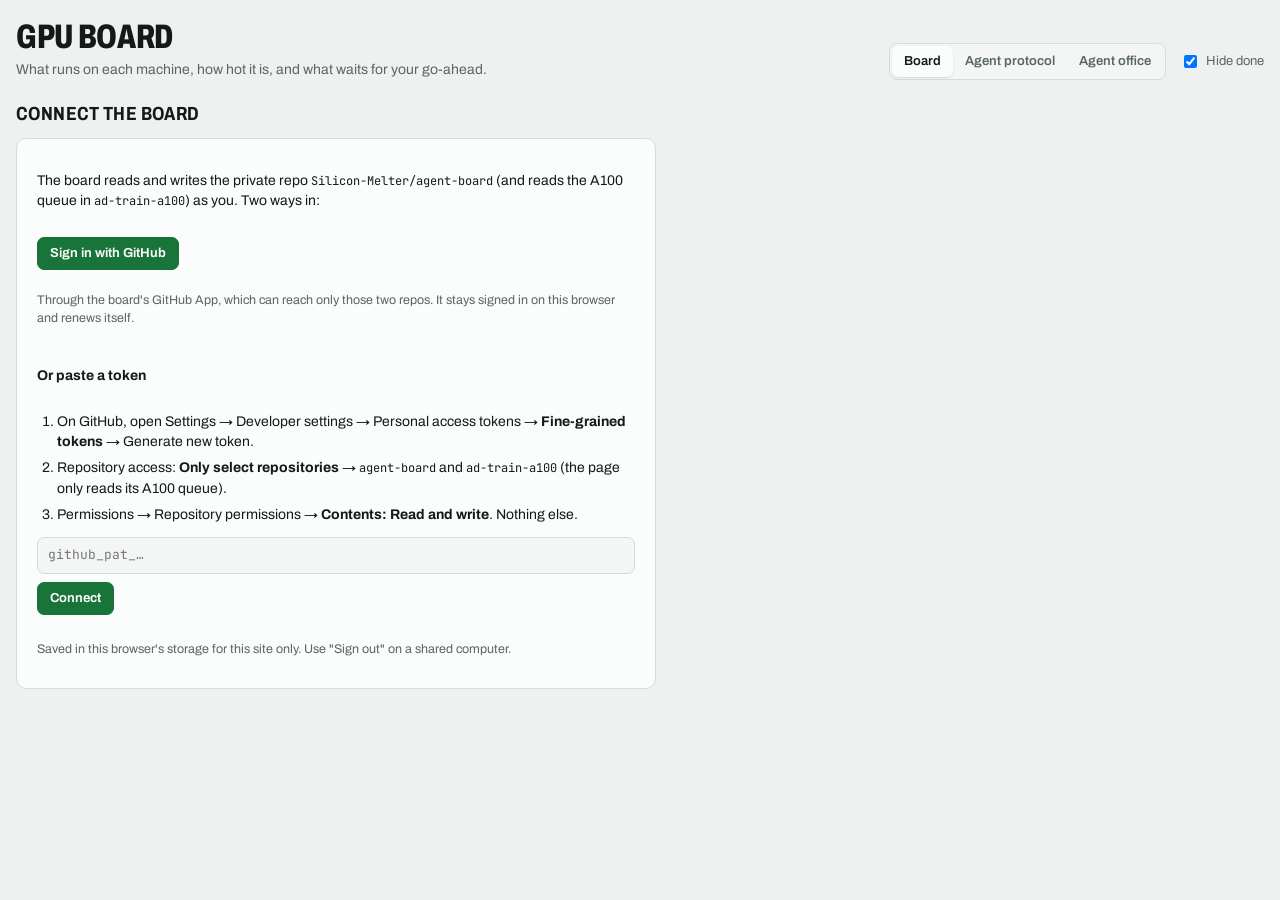
<file: index.html>
<!doctype html>
<html lang="en">
<head>
<meta charset="utf-8">
<meta name="viewport" content="width=device-width, initial-scale=1, viewport-fit=cover">
<title>GPU Board</title>
<meta name="robots" content="noindex">
<link rel="preconnect" href="https://fonts.googleapis.com">
<link rel="preconnect" href="https://fonts.gstatic.com" crossorigin>
<link rel="stylesheet" href="https://fonts.googleapis.com/css2?family=Archivo:wdth,wght@62..125,400..800&family=JetBrains+Mono:wght@400;500&display=swap">
<link rel="stylesheet" href="board.css">
<style>
/* Layout: status notice, control bar, a "needs your call" queue, then one lane per machine (device readings on top, its jobs below), like a dispatch board; protocol on its own tab */
.num { font-variant-numeric: tabular-nums; }
button:focus-visible, input:focus-visible, a:focus-visible, label:focus-within { outline: 2px solid var(--accent); outline-offset: 2px; }

.notice .wrap { padding-block: 9px; font-size: 13px; display: flex; flex-wrap: wrap; gap: 8px 12px; align-items: center; }
.notice b { font-weight: 700; }
.ptext { white-space: pre-wrap; overflow-wrap: anywhere; font-size: 13.5px; line-height: 1.55; max-width: 80ch; }

.brand p { margin: 6px 0 0; color: var(--muted); }
.seg button { border: 0; background: none; padding: 6px 12px; border-radius: 6px; color: var(--muted); font-weight: 600; font-size: 13px; }
.seg button[aria-pressed="true"] { background: var(--surface); color: var(--ink); box-shadow: 0 1px 2px rgb(0 0 0 / .12); }
.seg-label { font-size: 11px; letter-spacing: .08em; text-transform: uppercase; color: var(--muted); margin-right: 6px; }
.check { display: inline-flex; gap: 6px; align-items: center; color: var(--muted); font-size: 13px; border-radius: 6px; }

.summary { display: grid; grid-template-columns: repeat(auto-fit, minmax(130px, 1fr)); gap: 1px; background: var(--line); border: 1px solid var(--line); border-radius: var(--radius); overflow: hidden; margin-block: 8px 22px; }
.stat.hot b { color: var(--queue); }
.stat.bad b { color: var(--bad); }

.sec-head { display: flex; flex-wrap: wrap; align-items: baseline; gap: 6px 10px; margin-bottom: 10px; }

.calls { margin-bottom: 28px; }
.call-list { display: grid; gap: 8px; }
.call { display: grid; grid-template-columns: minmax(0, 1fr) auto; gap: 10px 16px; align-items: center; background: var(--surface); border: 1px solid var(--line); border-left: 4px solid var(--queue); border-radius: var(--radius); padding: 12px 14px; }
.call.blocked-hold { border-left-color: var(--hold); }
.call-main { min-width: 0; display: grid; gap: 3px; }
.call-task { font-weight: 650; }
.call-why { color: var(--muted); font-size: 13px; }
.call-why b { color: var(--ink); font-weight: 600; }
.empty { background: var(--surface); border: 1px dashed var(--line); border-radius: var(--radius); padding: 14px; color: var(--muted); }
.queue { margin-bottom: 28px; }
.qwrap { overflow-x: auto; background: var(--surface); border: 1px solid var(--line); border-radius: var(--radius); }
.qtable { width: 100%; min-width: 760px; border-collapse: collapse; font-size: 13px; }
.qtable th { text-align: left; font-size: 11px; font-weight: 600; letter-spacing: .05em; text-transform: uppercase; color: var(--muted); padding: 8px 10px; border-bottom: 1px solid var(--line); white-space: nowrap; }
.qtable td { padding: 9px 10px; border-top: 1px solid var(--line); vertical-align: top; overflow-wrap: anywhere; }
.qtable tbody tr:first-child td { border-top: 0; }
.qtable code { font-family: var(--mono); font-size: 11.5px; }
.qtable .qid { font-family: var(--mono); font-weight: 700; white-space: nowrap; }
.qtable .qnote { display: block; margin-top: 3px; color: var(--muted); font-size: 12px; }
.qtable .qadded, .qtable .btn { white-space: nowrap; }
.qfold { display: flex; align-items: center; gap: 8px; margin-top: 12px; border: 0; background: none; padding: 4px 0; color: var(--muted); font-weight: 650; font-size: 13px; }
.qfold:hover { color: var(--ink); }
.qfold + .qwrap { margin-top: 6px; }
.qfold[aria-expanded="false"] .chev { transform: rotate(-45deg); }
.p-hold { color: var(--hold); background: var(--hold-bg); }

.btns { display: flex; gap: 8px; flex-wrap: wrap; }
.btn.wait { background: var(--queue-bg); border-color: var(--queue); color: var(--queue); }
.btn.bump { background: var(--surface); border-color: var(--accent); color: var(--accent); }
.btn:disabled { opacity: .45; cursor: not-allowed; }

.lanes { display: grid; grid-template-columns: repeat(auto-fill, minmax(min(100%, 380px), 1fr)); gap: 14px; align-items: start; margin-bottom: 40px; }
.lane { background: var(--surface); border: 1px solid var(--line); border-radius: var(--radius); min-width: 0; }
.lane.on_hold { background: var(--surface-2); }
.lane-head { display: grid; grid-template-columns: minmax(0, 1fr) auto; gap: 4px 12px; padding: 14px 14px 12px; border-bottom: 1px solid var(--line); }
.lane-head h3 { font-family: var(--display); font-stretch: 85%; font-size: 19px; font-weight: 700; }
.lane-sub { color: var(--muted); }
.lane-note { grid-column: 1 / -1; color: var(--muted); font-size: 13px; }
.status { border: 1px solid transparent; border-radius: 999px; padding: 3px 10px; font-size: 12px; font-weight: 700; letter-spacing: .03em; align-self: start; white-space: nowrap; background: none; }
.status.available { color: var(--go); background: var(--go-bg); }
.status.on_hold { color: var(--hold); background: var(--hold-bg); }
button.status:hover { border-color: currentColor; }

/* components: each device is a collapsible header with its own jobs underneath */
.lane-tools { grid-column: 1 / -1; display: flex; flex-wrap: wrap; gap: 4px 12px; align-items: baseline; justify-content: space-between; }
.cols, .dev { display: grid; grid-template-columns: 14px minmax(0, 1fr) 58px 46px minmax(96px, 1.3fr); gap: 8px; align-items: center; padding-inline: 14px; }
.cols { padding-block: 5px; background: var(--surface-2); color: var(--muted); font-size: 11px; text-transform: uppercase; letter-spacing: .05em; border-bottom: 1px solid var(--line); }
.comp { border-bottom: 1px solid var(--line); }
.comp:last-child { border-bottom: 0; }
.lane .comp:last-child { border-radius: 0 0 var(--radius) var(--radius); overflow: hidden; }
.dev { width: 100%; border: 0; background: var(--surface-2); padding-block: 9px; text-align: left; font-size: 12.5px; }
.dev:hover { background: var(--accent-soft); }
.dev:focus-visible { outline-offset: -2px; }
.chev { width: 8px; height: 8px; border-right: 2px solid var(--muted); border-bottom: 2px solid var(--muted); transform: rotate(45deg) translate(-2px, -2px); }
.dev[aria-expanded="false"] .chev { transform: rotate(-45deg); }
.dev-name { min-width: 0; overflow-wrap: anywhere; font-weight: 700; font-size: 13px; }
.dev-name small { color: var(--muted); font-weight: 400; font-size: 11.5px; margin-left: 4px; }
.dev-sum { grid-column: 2 / -1; display: flex; flex-wrap: wrap; gap: 3px 6px; align-items: center; color: var(--muted); font-size: 11.5px; margin-top: -2px; }
.flag { font-size: 10.5px; font-weight: 700; padding: 0 6px; border-radius: 4px; letter-spacing: .02em; white-space: nowrap; }
.flag.call { color: var(--queue); background: var(--queue-bg); }
.flag.bad { color: var(--bad); background: var(--bad-bg); }
.comp-jobs { background: var(--surface); }
.comp-jobs .job { padding-left: 36px; }
.comp-jobs .job::before { left: 20px; }
.comp-empty { padding: 10px 14px 12px 36px; color: var(--muted); font-size: 12.5px; }
@media (prefers-reduced-motion: no-preference) { .chev { transition: transform .15s ease; } }
.t { font-family: var(--mono); font-size: 12px; font-weight: 500; }
.t.warm { color: var(--stale); }
.t.hot { color: var(--bad); font-weight: 700; }
.t.none { color: var(--muted); }
.mem { display: grid; gap: 3px; min-width: 0; }
.mem .track { height: 5px; background: var(--surface-2); border: 1px solid var(--line); border-radius: 4px; overflow: hidden; }
.mem .track i { display: block; height: 100%; background: var(--accent); }
.mem span { font-family: var(--mono); font-size: 11px; color: var(--muted); }
.reading { font-size: 12px; color: var(--muted); }
.reading.old { color: var(--stale); }

.job { padding: 12px 14px; display: grid; gap: 6px; border-top: 1px solid var(--line); position: relative; }
.job:first-child { border-top: 0; }
.job::before { content: ""; position: absolute; left: 0; top: 10px; bottom: 10px; width: 3px; border-radius: 0 3px 3px 0; background: var(--line); }
.job[data-state="running"]::before { background: var(--run); }
.job[data-state="queued"]::before { background: var(--queue); }
.job[data-state="paused"]::before { background: var(--pause); }
.job[data-state="blocked"]::before, .job[data-state="failed"]::before { background: var(--bad); }
.job[data-state="done"]::before { background: var(--go); }
.row1 { display: flex; flex-wrap: wrap; gap: 6px; align-items: center; }
.pill { font-size: 11px; font-weight: 700; letter-spacing: .05em; text-transform: uppercase; padding: 2px 8px; border-radius: 5px; }
.p-running { color: var(--run); background: var(--run-bg); }
.p-queued { color: var(--queue); background: var(--queue-bg); }
.p-paused { color: var(--pause); background: var(--pause-bg); }
.p-blocked, .p-failed { color: var(--bad); background: var(--bad-bg); }
.p-done { color: var(--go); background: var(--go-bg); }
.chip { font-size: 11px; padding: 1px 7px; border-radius: 5px; border: 1px solid var(--line); color: var(--muted); white-space: nowrap; }
.chip.res { font-family: var(--mono); color: var(--ink); }
.chip.retina { border-color: var(--pause); color: var(--pause); }
.chip.stale { border-color: transparent; background: var(--stale-bg); color: var(--stale); font-weight: 700; }
.ago { margin-left: auto; color: var(--muted); font-size: 12px; white-space: nowrap; }
.task { font-weight: 650; overflow-wrap: anywhere; }
.meta { color: var(--muted); overflow-wrap: anywhere; }
.prog { display: grid; gap: 4px; }
.bar { height: 6px; border-radius: 4px; background: var(--surface-2); border: 1px solid var(--line); overflow: hidden; }
.bar i { display: block; height: 100%; background: var(--run); }
.job[data-state="paused"] .bar i { background: var(--pause); }
.job[data-state="blocked"] .bar i { background: var(--bad); }
.prog-text { font-size: 13px; color: var(--muted); font-variant-numeric: tabular-nums; }
.prog-text b { color: var(--ink); font-weight: 600; }
.decision, .health { font-size: 12.5px; padding: 6px 8px; border-radius: 6px; background: var(--surface-2); color: var(--muted); overflow-wrap: anywhere; }
.decision b.go { color: var(--go); }
.decision b.wait { color: var(--queue); }
.decision .seen { color: var(--ink); }
.health b { font-weight: 700; }
.health.ok b { color: var(--go); }
.health.pending b { color: var(--accent); }
.health.dead { background: var(--bad-bg); color: var(--bad); }
.health q { font-family: var(--mono); font-size: 11.5px; color: var(--ink); quotes: "“" "”"; }
.health.dead q { color: var(--bad); }
.result { font-size: 13px; }
.actions { display: flex; flex-wrap: wrap; gap: 8px; align-items: center; margin-top: 2px; }
.chip.ok { border-color: var(--go); color: var(--go); }
.chip.off { border-color: transparent; background: var(--hold-bg); color: var(--hold); }
.chip.gone { border-color: transparent; background: var(--bad-bg); color: var(--bad); font-weight: 700; }
.thread { display: grid; gap: 4px; font-size: 12.5px; }
.say { padding: 5px 8px; border-radius: 6px; overflow-wrap: anywhere; }
.say.me { background: var(--accent-soft); }
.say.agent { background: var(--surface-2); border: 1px solid var(--line); }
.say .when { display: block; color: var(--muted); font-size: 11.5px; }
.msg { display: flex; gap: 6px; }
.msg input { flex: 1 1 auto; min-width: 0; font: inherit; font-size: 13px; padding: 6px 8px; border-radius: 6px; border: 1px solid var(--line); background: var(--surface); color: var(--ink); }

.protocol { max-width: 780px; margin-bottom: 48px; }
.protocol .card { background: var(--surface); border: 1px solid var(--line); border-radius: var(--radius); padding: 18px 20px; }
.protocol ol { margin: 0; padding-left: 22px; display: grid; gap: 12px; }
.protocol li::marker { font-family: var(--display); font-weight: 800; color: var(--accent); }
.protocol code { font-family: var(--mono); font-size: 12px; background: var(--surface-2); padding: 1px 5px; border-radius: 4px; overflow-wrap: anywhere; }
.protocol pre { font-family: var(--mono); font-size: 12px; background: var(--surface-2); border: 1px solid var(--line); border-radius: 6px; padding: 10px 12px; overflow-x: auto; margin: 8px 0 0; }
.protocol table { border-collapse: collapse; font-size: 13px; width: 100%; }
.protocol th, .protocol td { text-align: left; padding: 6px 8px; border-bottom: 1px solid var(--line); vertical-align: top; }
.protocol th { color: var(--muted); font-weight: 600; font-size: 12px; text-transform: uppercase; letter-spacing: .05em; }
.tbl { overflow-x: auto; margin-top: 16px; }

.toast { position: fixed; left: 50%; bottom: calc(18px + env(safe-area-inset-bottom, 0px)); transform: translateX(-50%); max-width: min(580px, calc(100% - 32px)); background: var(--ink); color: var(--bg); padding: 10px 14px; border-radius: 8px; font-size: 13px; box-shadow: 0 6px 20px rgb(0 0 0 / .25); z-index: 20; }

@media (max-width: 560px) {
  .call { grid-template-columns: minmax(0, 1fr); }
  .brand h1 { font-size: 28px; }
  .cols, .dev { grid-template-columns: 12px minmax(0, 1fr) 50px 38px minmax(72px, 1fr); gap: 6px; padding-inline: 10px; }
  .comp-jobs .job { padding-left: 28px; }
  .comp-jobs .job::before { left: 14px; }
}
@media (prefers-reduced-motion: no-preference) {
  .job.flash, .dev.flash { animation: flash 1.2s ease-out; }
  @keyframes flash { from { background: var(--accent-soft); } to { background: transparent; } }
}
</style>
</head>
<body>
<div class="notice" id="notice" role="status" hidden><div class="wrap" id="notice-text"></div></div>

<header class="top">
  <div class="wrap">
    <div class="brand">
      <h1>GPU Board</h1>
      <p>What runs on each machine, how hot it is, and what waits for your go-ahead.</p>
    </div>
    <div class="controls">
      <div class="seg" role="group" aria-label="Page">
        <button type="button" data-tab="board" aria-pressed="true">Board</button>
        <button type="button" data-tab="protocol" aria-pressed="false">Agent protocol</button>
        <a href="office.html">Agent office</a>
      </div>
      <label class="check"><input type="checkbox" id="hide-done" checked> Hide done</label>
      <button type="button" class="btn link" id="forget" hidden>Sign out</button>
    </div>
  </div>
</header>

<main class="wrap">
  <section id="setup" class="setup" hidden>
    <div class="sec-head"><h2>Connect the board</h2></div>
    <div class="card">
      <p>The board reads and writes the private repo <span class="mono">Silicon-Melter/agent-board</span> (and reads the A100 queue in <span class="mono">ad-train-a100</span>) as you. Two ways in:</p>
      <div id="signin-box" class="row">
        <button type="button" class="btn go" id="signin">Sign in with GitHub</button>
        <p class="fine">Through the board's GitHub App, which can reach only those two repos. It stays signed in on this browser and renews itself.</p>
      </div>
      <p class="fine" id="signin-off">"Sign in with GitHub" is not set up yet (agent-board README, "Sign in with GitHub"). Paste a token meanwhile.</p>
      <p><b>Or paste a token</b></p>
      <ol>
        <li>On GitHub, open Settings → Developer settings → Personal access tokens → <b>Fine-grained tokens</b> → Generate new token.</li>
        <li>Repository access: <b>Only select repositories</b> → <span class="mono">agent-board</span> and <span class="mono">ad-train-a100</span> (the page only reads its A100 queue).</li>
        <li>Permissions → Repository permissions → <b>Contents: Read and write</b>. Nothing else.</li>
      </ol>
      <form class="row" id="token-form">
        <input id="token-input" type="password" autocomplete="off" placeholder="github_pat_…" aria-label="GitHub token">
        <button type="submit" class="btn go">Connect</button>
      </form>
      <div class="err" id="token-err" hidden></div>
      <p class="fine">Saved in this browser's storage for this site only. Use "Sign out" on a shared computer.</p>
    </div>
  </section>

  <section id="board" hidden>
    <div class="summary" id="summary"></div>
    <section class="calls" aria-labelledby="calls-h">
      <div class="sec-head"><h2 id="calls-h">Needs your call</h2><p>Queued GPU jobs with no decision yet, oldest first.</p></div>
      <div class="call-list" id="calls"></div>
    </section>
    <section class="queue" aria-labelledby="queue-h">
      <div class="sec-head"><h2 id="queue-h">A100 queue</h2><p>From ad-train-a100/QUEUE.md · read-only · you start an item by telling the A100 agent.</p><a class="btn link" href="https://github.com/Silicon-Melter/ad-train-a100/blob/main/QUEUE.md" target="_blank" rel="noopener">Open QUEUE.md</a></div>
      <div id="queue"></div>
    </section>
    <div class="sec-head"><h2>Machines</h2><p>Each PC's sync service reports temperatures, jobs and whether each process is alive, every 2 minutes and right after a change.</p><span id="bump-all-slot"></span></div>
    <div class="lanes" id="lanes"></div>
  </section>

  <section id="protocol" class="protocol" hidden>
    <div class="sec-head"><h2>Agent protocol</h2><p>The gpu-board skill in the agent-board plugin, which every agent follows.</p></div>
    <div class="card"><div class="ptext" id="protocol-text">Loading…</div></div>
  </section>
</main>

<div class="toast" id="toast" role="status" aria-live="polite" hidden></div>

<script src="board-core.js"></script>
<script>
(function () {
  const { MIN, HR, DAY, store, readJson, ms, ago, sessionUrl, b64decode } = BoardCore;
  // "Sign in with GitHub" (README): the board GitHub App's Client ID and the sign-in relay (web/signin-worker.js on
  // Cloudflare). Both are public; the App's secret lives only in the relay. Empty: only the pasted token is offered.
  const SIGNIN = { clientId: "Iv23liAFVs5Ig1soR2Cm", worker: "https://gpu-board-signin.noppawit37815.workers.dev/" };
  const PAGE_URL = "https://silicon-melter.github.io/gpu-board/";
  const POLL = 5e3, SYNC_SILENT = 6 * MIN, BUMP_LATE = 2 * MIN, KEEP_CALLS = 14 * DAY, MSG_MAX = 500;
  const LIVE = ["running", "paused", "queued"];
  const ORDER = { running: 0, paused: 1, blocked: 2, queued: 3, failed: 4, done: 5 };
  const LABEL = { running: "Running", queued: "Queued", paused: "Paused", blocked: "Blocked", done: "Done", failed: "Failed" };
  const LIMIT = { gpu: [80, 87], cpu: [85, 95] }; // warm, hot (°C)

  const GH = BoardCore.github({ api: "https://api.github.com/repos/Silicon-Melter/agent-board", relay: SIGNIN.worker });
  const { gh, readFile } = GH;
  const S = { status: "loading", error: "", control: null, states: {}, jobs: [],
    protocol: null, tab: "board", hideDone: true, busy: {}, loading: false, queue: null, queueError: "",
    showFinished: !!store.get("gpu-board.queue-finished") };  // the A100 queue's "Finished and withdrawn" section, closed by default
  const drafts = {}; // unsent messages, by job id, so a refresh never eats what you are typing
  const collapsed = readJson("gpu-board.collapsed", {});

  const $ = (id) => document.getElementById(id);
  const esc = (s) => String(s ?? "").replace(/[&<>"']/g, (c) => ({ "&": "&amp;", "<": "&lt;", ">": "&gt;", '"': "&quot;", "'": "&#39;" }[c]));
  const nowIso = () => new Date().toISOString();
  const machines = () => ((S.control && S.control.machines) || []).slice().sort((a, b) => (a.order ?? 99) - (b.order ?? 99));
  const machine = (id) => machines().find((m) => m.id === id);
  const job = (id) => S.jobs.find((j) => j.id === id);
  const decisions = () => (S.control && S.control.decisions) || {};
  const bumps = () => (S.control && S.control.bumps) || {};
  const messages = () => (S.control && S.control.messages) || {};
  const cleared = () => (S.control && S.control.cleared) || {};
  // Calls and messages carry the run they were sent to (the job's `created`), so one left from an earlier run under the
  // same job id never applies to a new run. Untagged ones predate the tag and still count.
  const ofRun = (x, j) => !!x && (x.for == null || x.for === j.created);
  const decisionOf = (j) => (ofRun(decisions()[j.id], j) ? decisions()[j.id] : null);
  const devicesOf = (m) => (m && Array.isArray(m.devices) ? m.devices : []);
  const device = (m, res) => devicesOf(m).find((d) => d.id === res) || { id: res, label: res || "?", kind: res === "cpu" ? "cpu" : "gpu" };
  const isGpu = (j) => device(machine(j.machine), j.res).kind === "gpu";
  const ended = (j) => j.state === "done" || j.state === "failed";
  const active = (j) => ["running", "paused", "blocked"].includes(j.state);  // has (or had) a process on the machine
  const isStale = (j) => j.state === "running" && Date.now() - ms(j.updated) > 2 * HR;
  const acctChip = (j) => j.account && j.account !== "unknown" ? '<span class="chip ' + (j.account === "retina" ? "retina" : "") + '">' + esc(j.account) + "</span>" : "";

  function heat(kind, t) {
    if (t == null) return "none";
    const [warm, hot] = LIMIT[kind] || LIMIT.gpu;
    return t >= hot ? "hot" : t >= warm ? "warm" : "";
  }

  // ---- GitHub (client in board-core.js) ----------------------------------------------------------------------------
  async function writeFile(path, ref, text, sha, message) {
    const r = await gh("/contents/" + path, { method: "PUT", headers: { "Content-Type": "application/json" },
      body: JSON.stringify({ message, content: BoardCore.b64encode(text), sha, branch: ref }) });
    if (r.status === 409 || r.status === 422) { const e = new Error("changed meanwhile"); e.conflict = true; throw e; }
    if (!r.ok) throw new Error("GitHub said " + r.status + " when saving");
  }

  // The A100's to-do list, shown read-only: every 30 s, one conditional request (a 304 costs nothing).
  const QUEUE_REPO = "Silicon-Melter/ad-train-a100", QUEUE_URL = "https://api.github.com/repos/" + QUEUE_REPO + "/contents/QUEUE.md";
  const QUEUE_BLOB = "https://github.com/" + QUEUE_REPO + "/blob/main/";
  let queueTag = null, polls = 0;
  async function loadQueue() {
    try {
      const r = await gh(QUEUE_URL, { headers: queueTag && S.queue ? { "If-None-Match": queueTag } : {} });
      if (r.status === 304) return;
      if (r.status === 403 || r.status === 404) { S.queue = null; S.queueError = "token"; return; }
      if (!r.ok) throw new Error("GitHub said " + r.status);
      S.queue = parseQueue(b64decode((await r.json()).content)); S.queueError = ""; queueTag = r.headers.get("ETag");
    } catch (e) { if (e.auth) throw e; S.queueError = String(e.message || e); }
  }
  function parseQueue(md) {
    const lines = md.split("\n");
    const section = (name) => {
      const i = lines.findIndex((l) => /^##\s/.test(l) && l.replace(/^##\s+/, "").trim().toLowerCase() === name);
      const out = [];
      for (let k = i + 1; i >= 0 && k < lines.length && !/^##\s/.test(lines[k]); k++) out.push(lines[k]);
      return out;
    };
    const rows = section("queue").filter((l) => /^\s*\|/.test(l)).map((l) => l.trim().replace(/^\||\|$/g, "").split("|").map((c) => c.trim()));
    const head = (rows[0] || []).map((h) => h.toLowerCase());
    // A second table in the section (e.g. done items in a <details> block) repeats the header row; skip it like a separator
    const items = rows.slice(1).filter((r) => !r.every((c) => /^:?-+:?$/.test(c)) && r.join("|").toLowerCase() !== head.join("|")).map((r) => {
      const o = {}; head.forEach((h, i) => { o[h] = r[i] || ""; }); return o;
    });
    const prompts = {};
    section("start prompts").forEach((l) => {
      const m = l.match(/^\*\*([A-Za-z0-9_-]+)\*\*:\s*(.+)$/);
      if (m) prompts[m[1]] = m[2].trim().replace(/^"|"$/g, "").replace(/\*\*/g, "");
    });
    return { items, prompts };
  }
  const qcol = (it, prefix) => { const k = Object.keys(it).find((h) => h.startsWith(prefix)); return k ? it[k] : ""; };
  const qstate = (it) => {  // "ready (after A05)", "**done** — handed off": the state word, then the rest as a note
    const t = qcol(it, "state"), m = t.match(/^\s*[*_]*([A-Za-z]+)[*_]*\s*(?:[—–-]\s*)?(.*)$/);
    return { word: m ? m[1].toLowerCase() : "", rest: m ? m[2] : t };
  };
  function qlink(path) {  // a link inside the queue repo, or a plain https link; anything else stays text
    const p = path.replace(/^\.\//, "");
    return /^https:\/\//.test(p) ? p : /^[\w.\/-]+$/.test(p) ? QUEUE_BLOB + p : null;
  }
  function mdInline(text) {  // [text](path), `code` (file paths become links), **bold**; everything else escaped
    let h = esc(text);
    h = h.replace(/\[([^\]]+)\]\(([^)\s]+)\)/g, (m, t, href) => { const u = qlink(href.replace(/&amp;/g, "&")); return u ? '<a href="' + esc(u) + '" target="_blank" rel="noopener">' + t + "</a>" : m; });
    h = h.replace(/(^|[^>])`([^`]+)`/g, (m, pre, c) => { const u = /\/.*\.\w+$/.test(c) && qlink(c); return pre + (u ? '<a href="' + esc(u) + '" target="_blank" rel="noopener"><code>' + c + "</code></a>" : "<code>" + c + "</code>"); });
    h = h.replace(/`([^`]+)`/g, "<code>$1</code>");
    return h.replace(/\*\*([^*]+)\*\*/g, "<b>$1</b>");
  }
  const QPILL = { running: "p-running", ready: "p-queued", blocked: "p-blocked", done: "p-done", draft: "p-hold", withdrawn: "p-hold" };
  function renderQueue() {
    if (S.queueError === "token") return '<div class="empty">The board can\'t read <span class="mono">ad-train-a100</span> yet. Add it under Repository access in your token\'s settings (github.com/settings/personal-access-tokens), or, if you signed in with GitHub, to the board App\'s installation (github.com/settings/installations), then reload.</div>';
    if (!S.queue) return '<div class="empty">' + (S.queueError ? "Couldn\'t load the queue: " + esc(S.queueError) : "Loading the A100 queue…") + "</div>";
    const over = (it) => ["done", "withdrawn"].includes(qstate(it).word);
    const open = S.queue.items.filter((it) => !over(it)), finished = S.queue.items.filter(over);
    return (open.length ? queueTable(open) : '<div class="empty">Nothing open in the A100 queue.</div>') +
      (finished.length ? '<button type="button" class="qfold" data-act="queue-finished" aria-expanded="' + S.showFinished + '">' +
        '<span class="chev" aria-hidden="true"></span>Finished and withdrawn (' + finished.length + ")</button>" + (S.showFinished ? queueTable(finished) : "") : "");
  }
  function queueTable(items) {
    return '<div class="qwrap"><table class="qtable"><thead><tr><th>ID</th><th>State</th><th>Task</th><th>Est. A100 h</th><th>Needs</th><th>Added</th><th>Report</th><th></th></tr></thead><tbody>' +
      items.map((it) => {
        const id = qcol(it, "id"), st = qstate(it), prompt = !["done", "withdrawn"].includes(st.word) && S.queue.prompts[id];
        return "<tr><td class=\"qid\">" + esc(id) + "</td>" +
          '<td><span class="pill ' + (QPILL[st.word] || "p-hold") + '">' + esc(st.word || "?") + "</span>" + (st.rest ? '<span class="qnote">' + mdInline(st.rest) + "</span>" : "") + "</td>" +
          "<td>" + mdInline(qcol(it, "task")) + "</td><td>" + mdInline(qcol(it, "est")) + "</td><td>" + mdInline(qcol(it, "needs")) + "</td>" +
          '<td class="qadded">' + esc(qcol(it, "added")) + '<span class="qnote">' + esc(qcol(it, "date")) + "</span></td><td>" + mdInline(qcol(it, "report")) + "</td>" +
          "<td>" + (prompt ? '<button type="button" class="btn" data-act="copy-prompt" data-id="' + esc(id) + '" title="Copies the start prompt of this item; paste it to the A100 agent yourself">Copy prompt</button>' : "") + "</td></tr>";
      }).join("") + "</tbody></table></div>";
  }

  // Every 5 s: one conditional request for all board/* branch heads. GitHub answers 304 when nothing moved, and a 304
  // does not count against the token's rate limit; only the files whose branch moved are downloaded.
  let refsTag = null, heads = {};
  async function load() {
    if (!GH.session.token || S.loading) return;
    S.loading = true;
    try {
      if (!S.control) { refsTag = null; heads = {}; }
      const r = await gh("/git/matching-refs/heads/board/", { headers: refsTag ? { "If-None-Match": refsTag } : {} });
      if (r.status !== 304) {
        if (!r.ok) throw new Error("GitHub said " + r.status + " when listing the board branches");
        const tag = r.headers.get("ETag"), now = {};
        (await r.json()).forEach((x) => { now[x.ref.replace("refs/heads/", "")] = x.object.sha; });
        if (!now["board/control"]) throw new Error("The board/control branch is missing in agent-board.");
        if (now["board/control"] !== heads["board/control"]) S.control = JSON.parse((await readFile("control.json", now["board/control"])).text);
        const states = {};
        await Promise.all(machines().map(async (m) => {
          const b = "board/" + m.id;
          if (!now[b]) states[m.id] = null;
          else if (now[b] === heads[b] && S.states[m.id]) states[m.id] = S.states[m.id];
          else { const f = await readFile("state.json", now[b]); states[m.id] = f ? JSON.parse(f.text) : null; }
        }));
        S.states = states; heads = now; refsTag = tag;
      }
      collectJobs();
      if (!S.protocol) { const p = await readFile("plugins/gpu-board/skills/gpu-board/SKILL.md", "main"); S.protocol = p ? p.text.replace(/^---[\s\S]*?---\s*/, "") : ""; }
      if (polls++ % 6 === 0) await loadQueue();
      S.status = "ready"; S.error = "";
    } catch (e) {
      if (e.auth) { GH.save(null, null); S.status = "need-token"; S.error = "GitHub rejected the token (expired or revoked). Sign in again, or paste a token with Contents read and write on agent-board."; }
      else { S.error = String(e.message || e); if (S.status !== "ready") S.status = "error"; }
    }
    S.loading = false;
    refresh();
  }

  // Every job the PCs report, minus runs the owner cleared (the PC deletes those within seconds; hide them at once).
  function collectJobs() {
    S.jobs = [];
    Object.entries(S.states).forEach(([mid, st]) => { if (st && st.jobs) Object.entries(st.jobs).forEach(([id, j]) => {
      if (!(cleared()[id] && cleared()[id].for === j.created)) S.jobs.push(Object.assign({}, j, { id, machine: mid }));
    }); });
  }

  // Read-modify-write control.json; retry once if someone saved in between.
  async function saveControl(mutate, message) {
    for (let attempt = 0; attempt < 2; attempt++) {
      const c = await readFile("control.json", "board/control");
      const data = JSON.parse(c.text);
      mutate(data);
      const cutoff = Date.now() - KEEP_CALLS;
      ["decisions", "bumps", "cleared"].forEach((k) => { Object.keys(data[k] || {}).forEach((id) => { if (ms(data[k][id].at) < cutoff) delete data[k][id]; }); });
      Object.keys(data.messages || {}).forEach((id) => { const kept = data.messages[id].filter((m) => ms(m.at) >= cutoff); if (kept.length) data.messages[id] = kept; else delete data.messages[id]; });
      try { await writeFile("control.json", "board/control", JSON.stringify(data, null, 1) + "\n", c.sha, message); S.control = data; collectJobs(); return; }
      catch (e) { if (!e.conflict || attempt) throw e; }
    }
  }

  // ---- derived state ------------------------------------------------------------------------------------------
  function machineTel(id) {
    const st = S.states[id];
    if (!st) return null;
    const age = Date.now() - ms(st.at);
    return { st, age, silent: age > SYNC_SILENT };
  }
  function needsCall(j) { return j.state === "queued" && !decisionOf(j) && !j.auto_go; }
  function bumpOf(j) {
    const b = bumps()[j.id]; if (!b) return null;
    const t = machineTel(j.machine);
    const answered = !!(t && ms(t.st.at) > ms(b.at));
    return { at: ms(b.at), answered, late: !answered && Date.now() - ms(b.at) > BUMP_LATE };
  }
  function processGone(j) { return j.alive === false && active(j); }
  // Clear is offered only on dead jobs: the process is gone, or the session ended with no live process left.
  function canClear(j) { return !ended(j) && (processGone(j) || (j.agent_alive === false && j.alive !== true)); }
  const clearBtn = (j) => canClear(j) ? '<button type="button" class="btn" data-act="clear" data-id="' + esc(j.id) + '"' + (S.busy[j.id] ? " disabled" : "") + ' title="Remove this dead job from the PC and the board, so its GPU is free again">Clear</button>' : "";
  function needsLook(j) { const b = bumpOf(j); return isStale(j) || (b && b.late) || j.state === "blocked" || processGone(j); }

  function why(j) {
    const m = machine(j.machine), d = device(m, j.res);
    if (!m) return "<b>Unknown machine</b> " + esc(j.machine);
    if (m.status === "on_hold") return "<b>Machine on hold.</b> Set it available before you release this.";
    const others = S.jobs.filter((o) => o.machine === j.machine && o.res === j.res && o.id !== j.id && LIVE.includes(o.state));
    const running = others.filter((o) => o.state === "running");
    if (running.length) return "<b>" + esc(d.label) + " busy:</b> " + esc(running[0].task) + (running[0].eta ? " (" + esc(running[0].eta) + " left)" : "");
    if (others.length) return "<b>Behind</b> " + others.length + " other job" + (others.length > 1 ? "s" : "") + " on " + esc(d.label);
    return "<b>" + esc(d.label) + " free.</b> The agent is waiting for your go.";
  }

  // ---- rendering ----------------------------------------------------------------------------------------------
  function decisionLine(j) {
    const d = decisionOf(j) || (j.auto_go ? { verdict: "go", at: j.auto_go, auto: true } : null);
    if (!d) return j.auto && j.state !== "queued" && j.state !== "done" ? '<div class="decision">Started on its own: ' + (isGpu(j) ? "the GPU was free." : "CPU and background tasks don't wait.") + "</div>" : "";
    const verb = d.auto ? '<b class="go">Started on its own</b>' : d.verdict === "go" ? '<b class="go">Go ahead</b>' : '<b class="wait">Wait</b>';
    const got = j.delivered && j.delivered["d:" + d.verdict + ":" + d.at];
    const seen = got ? ' · <span class="seen">delivered to the agent ' + ago(ms(got)) + "</span>"
      : j.seen && j.seen.verdict === d.verdict && j.seen.at === d.at ? ' · <span class="seen">the agent has seen it</span>'
      : d.verdict === "go" && j.state === "running" ? " · it is running"
      : d.verdict === "wait" && j.state === "queued" ? " · it stays queued until you press Go ahead"
      : j.reachable ? " · on its way to the agent (about 10 s)" : " · the PC picks it up within about 10 s";
    return '<div class="decision">' + verb + " " + ago(ms(d.at)) + (d.auto ? " (its GPU freed up and it was next)" : "") + seen + "</div>";
  }

  function healthLine(j) {
    if (!active(j)) return "";
    let out = "";
    const t = machineTel(j.machine);
    const w = j.watch || {};
    const what = w.pid ? "pid " + w.pid : w.unit ? "unit " + w.unit : "";
    const detail = (what ? " · " + esc(what) : "") + (j.last ? " · last log <q>" + esc(j.last) + "</q>" : "") + (t ? " · checked " + ago(ms(t.st.at)) : "");
    if (t && t.silent) out += '<div class="health dead"><b>Can\'t confirm</b>: this PC\'s sync has been silent since ' + ago(ms(t.st.at)) + ".</div>";
    else if (j.alive === false) out += '<div class="health dead"><b>Process gone</b>' + detail + (j.delivered && j.delivered["p:" + w.pid] ? " · the agent was told " + ago(ms(j.delivered["p:" + w.pid])) : "") + "</div>";
    else if (j.alive === true) out += '<div class="health ok"><b>Alive</b>' + detail + "</div>";
    else if (j.state === "running") out += '<div class="health">No process handed to the sync service yet (<span class="mono">board-job watch</span>).</div>';
    const b = bumpOf(j);
    if (b && !b.answered) out += b.late
      ? '<div class="health dead"><b>No answer</b> to the bump sent ' + ago(b.at) + ". The PC's sync service may be down.</div>"
      : '<div class="health pending"><b>Bumped</b> ' + ago(b.at) + " · the PC answers within about 15 s</div>";
    return out;
  }

  function reach(j) {
    if (ended(j) || (j.reachable == null && j.agent_alive == null)) return "";
    if (j.agent_alive === false) return '<span class="chip gone" title="The Claude session that registered this job has exited, so nothing you send reaches it. Open a session on that PC to pick the job up.">session ended</span>';
    if (j.reachable) return '<span class="chip ok" title="The session is open and its board-inbox monitor is running: Go, Wait and messages reach it within about 10 s">listening</span>';
    return '<span class="chip off" title="The session is open but its board-inbox monitor is not running (plugin older than 0.4.0, or monitors turned off). It sees your call at its next board-job update.">not listening</span>';
  }

  function thread(j) {
    const mine = (messages()[j.id] || []).filter((m) => ofRun(m, j)).map((m) => ({ at: ms(m.at), me: true, text: m.text, got: j.delivered && j.delivered["m:" + m.at] }));
    const theirs = (j.notes || []).map((n) => ({ at: ms(n.at), me: false, text: n.text }));
    const all = mine.concat(theirs).sort((a, b) => a.at - b.at).slice(-4);
    if (!all.length) return "";
    return '<div class="thread">' + all.map((x) => '<div class="say ' + (x.me ? "me" : "agent") + '"><b>' + (x.me ? "You" : "Agent") + "</b> " + esc(x.text) +
      '<span class="when">' + ago(x.at) + (x.me ? (x.got ? " · delivered" : " · not delivered yet") : "") + "</span></div>").join("") + "</div>";
  }

  function jobCard(j) {
    const m = machine(j.machine);
    const busy = S.busy[j.id];
    const chips = [
      j.bg ? '<span class="chip">background</span>' : "",
      j.auto ? '<span class="chip" title="Started without a go-ahead">auto</span>' : "",
      acctChip(j),
      reach(j),
      isStale(j) ? '<span class="chip stale" title="Running with no update from the agent for over 2 hours">stale</span>' : ""
    ].join("");
    const pct = Math.max(0, Math.min(100, Number(j.pct) || 0));
    const showProg = ["running", "paused", "blocked", "done", "failed"].includes(j.state);
    const progText = ended(j)
      ? '<span class="result">' + esc(j.result || (j.state === "done" ? "Finished" : "Failed")) + "</span>"
      : "<b>" + pct + "%</b>" + (j.progress ? " · " + esc(j.progress) : "") + (j.eta && j.state !== "blocked" ? " · ETA " + esc(j.eta) : "");
    const plan = j.state === "queued" ? '<div class="prog-text">Needs ≈ ' + esc(j.vram_gb ?? "?") + " GB VRAM for ≈ " + esc(j.est_hours ?? "?") + " h</div>" : "";
    let actions = "";
    if (!ended(j)) {
      const dec = decisionOf(j), b = bumpOf(j);
      const dis = (x) => (busy || x ? " disabled" : "");
      if (active(j))
        actions += '<button type="button" class="btn bump" data-act="bump" data-id="' + esc(j.id) + '"' + dis(b && !b.answered && !b.late) + ' title="Ask the PC for fresh readings, liveness and the last log line now">Bump</button>';
      if (j.state !== "running" && j.state !== "blocked")
        actions += '<button type="button" class="btn go" data-act="go" data-id="' + esc(j.id) + '"' + dis(!m || m.status === "on_hold") + ">Go ahead</button>";
      if (j.state !== "blocked")
        actions += '<button type="button" class="btn wait" data-act="wait" data-id="' + esc(j.id) + '"' + dis(dec && dec.verdict === "wait" && j.state !== "running") + ">Wait</button>";
      actions += clearBtn(j);
    }
    const url = sessionUrl(j.session);
    if (url) actions += '<a class="btn link" href="' + esc(url) + '" target="_blank" rel="noopener">Open session</a>';
    const msgForm = ended(j) ? "" :
      '<form class="msg" data-id="' + esc(j.id) + '"><input data-act="msg" data-id="' + esc(j.id) + '" maxlength="' + MSG_MAX + '" autocomplete="off" placeholder="Message the agent on this job" aria-label="Message the agent on ' + esc(j.id) + '" value="' + esc(drafts[j.id] || "") + '">' +
      '<button type="submit" class="btn"' + (busy ? " disabled" : "") + ">Send</button></form>";
    const state = LABEL[j.state] ? j.state : "queued";
    return '<div class="job" data-state="' + state + '" data-id="' + esc(j.id) + '">' +
      '<div class="row1"><span class="pill p-' + state + '">' + (LABEL[j.state] || esc(j.state || "?")) + "</span>" + chips + '<span class="ago" title="Last update from the agent">' + ago(ms(j.updated)) + "</span></div>" +
      '<div class="task">' + esc(j.task || j.id) + "</div>" +
      '<div class="meta mono">' + esc(j.repo || "") + " · " + esc(j.id) + "</div>" +
      (showProg ? '<div class="prog">' + (!ended(j) ? '<div class="bar"><i style="width:' + pct + '%"></i></div>' : "") + '<div class="prog-text">' + progText + "</div></div>" : plan) +
      healthLine(j) + decisionLine(j) + thread(j) +
      (actions ? '<div class="actions">' + actions + "</div>" : "") + msgForm +
      "</div>";
  }

  function reading(m) {
    const t = machineTel(m.id);
    if (!t) return '<span class="reading">No sync from this PC yet. Run tools/install.sh on it.</span>';
    if (t.silent) return '<span class="reading old">Sync silent since ' + ago(ms(t.st.at)) + ". The PC may be off or offline.</span>";
    return '<span class="reading">Synced ' + ago(ms(t.st.at)) + "</span>";
  }

  function component(m, d, jobs) {
    const key = m.id + ":" + d.id;
    const open = !collapsed[key];
    const t = machineTel(m.id);
    const r = t && t.st.devices ? t.st.devices[d.id] || null : null;
    const h = heat(d.kind, r && r.t);
    const total = (r && r.mt) || d.mem;
    const pct = r && r.m != null && total ? Math.min(100, (r.m / total) * 100) : 0;
    const count = (s) => jobs.filter((j) => j.state === s).length;
    const parts = ["running", "paused", "queued", "blocked"].map((s) => count(s) ? count(s) + " " + s : "").filter(Boolean);
    const calls = jobs.filter(needsCall).length;
    const trouble = jobs.filter(needsLook).length;
    const summary = "<span>" + (parts.length ? parts.join(", ") : "idle") + "</span>" +
      (calls ? ' <span class="flag call">' + calls + " needs your call</span>" : "") +
      (trouble ? ' <span class="flag bad">' + trouble + " needs a look</span>" : "");
    const empty = m.status === "on_hold" ? "On hold." : d.kind === "gpu" ? "Free. The next GPU job here starts on its own." : "Nothing logged on the CPU.";
    const fmt = (v, unit) => (v == null ? "—" : Math.round(v) + unit);
    return '<div class="comp">' +
      '<button type="button" class="dev" data-act="collapse" data-key="' + esc(key) + '" aria-expanded="' + open + '" title="' + (open ? "Collapse" : "Expand") + " " + esc(d.label) + ' tasks">' +
        '<span class="chev" aria-hidden="true"></span>' +
        '<span class="dev-name">' + esc(d.label) + "<small>" + esc(d.model || "") + "</small></span>" +
        '<span class="t ' + (r ? h : "none") + '">' + (r ? fmt(r.t, " °C") : "—") + "</span>" +
        '<span class="t num">' + (r ? fmt(r.u, "%") : "—") + "</span>" +
        '<span class="mem"><span class="track"><i style="width:' + pct + '%"></i></span><span>' + (r && r.m != null ? Number(r.m).toFixed(1) : "—") + " / " + (total ? esc(total) : "—") + " GB</span></span>" +
        '<span class="dev-sum">' + summary + "</span>" +
      "</button>" +
      '<div class="comp-jobs"' + (open ? "" : " hidden") + ">" + (jobs.length ? jobs.map(jobCard).join("") : '<div class="comp-empty">' + empty + "</div>") + "</div>" +
      "</div>";
  }

  function render() {
    const connected = !!GH.session.token;
    $("setup").hidden = connected || S.status === "signing-in";
    $("signin-box").hidden = !(SIGNIN.clientId && SIGNIN.worker);
    $("signin-off").hidden = !$("signin-box").hidden;
    $("board").hidden = !connected || S.tab !== "board";
    $("protocol").hidden = !connected || S.tab !== "protocol";
    $("forget").hidden = !connected;
    document.querySelectorAll("[data-tab]").forEach((b) => b.setAttribute("aria-pressed", String(b.dataset.tab === S.tab)));
    $("hide-done").checked = S.hideDone;
    $("token-err").hidden = !(S.status === "need-token" && S.error);
    $("token-err").textContent = S.status === "need-token" ? S.error : "";

    const notice = S.status === "signing-in" ? "Signing in with GitHub…" : !connected ? "" : S.status === "loading" ? "Loading the board…" : S.error ? esc(S.error) + " Retrying every 5 s." : "";
    $("notice").hidden = !notice;
    $("notice-text").innerHTML = notice;
    $("protocol-text").textContent = S.protocol == null ? "Loading…" : S.protocol || "The protocol file is missing.";
    if (!connected || !S.control) return;

    const live = S.jobs.filter((j) => !ended(j));
    const calls = S.jobs.filter(needsCall).sort((a, b) => ms(a.created) - ms(b.created));
    const trouble = S.jobs.filter(needsLook);
    let hottest = null;
    machines().forEach((m) => { const t = machineTel(m.id); if (!t || t.silent) return; devicesOf(m).forEach((d) => { const r = t.st.devices && t.st.devices[d.id]; if (r && r.t != null && d.kind === "gpu" && (hottest == null || r.t > hottest)) hottest = r.t; }); });
    const syncing = machines().filter((m) => { const t = machineTel(m.id); return t && !t.silent; }).length;
    const hh = heat("gpu", hottest);
    $("summary").innerHTML = [
      ["Running", live.filter((j) => j.state === "running").length, ""],
      ["Queued", live.filter((j) => j.state === "queued").length, ""],
      ["Needs your call", calls.length, calls.length ? "hot" : ""],
      ["Needs a look", trouble.length, trouble.length ? "bad" : ""],
      ["Hottest GPU", hottest != null ? Math.round(hottest) + " °C" : "—", hh === "hot" ? "bad" : hh === "warm" ? "warn" : ""],
      ["PCs syncing", syncing + " / " + machines().length, ""],
      ["A100 running / ready", S.queue ? S.queue.items.filter((it) => qstate(it).word === "running").length + " / " + S.queue.items.filter((it) => qstate(it).word === "ready").length : "—", ""]
    ].map(([k, v, c]) => '<div class="stat ' + c + '"><b>' + v + "</b><span>" + k + "</span></div>").join("");

    $("calls").innerHTML = calls.length ? calls.map((j) => {
      const m = machine(j.machine), held = !m || m.status === "on_hold", d = device(m, j.res);
      return '<div class="call' + (held ? " blocked-hold" : "") + '">' +
        '<div class="call-main"><div class="row1"><span class="pill p-queued">Queued</span>' + acctChip(j) + reach(j) + '<span class="mono">' + esc(m ? m.name : j.machine) + " · " + esc(d.label) + '</span><span class="ago">waiting ' + ago(ms(j.created)).replace(" ago", "") + "</span></div>" +
        '<div class="call-task">' + esc(j.task || j.id) + '</div><div class="call-why">' + why(j) + " · ≈ " + esc(j.vram_gb ?? "?") + " GB, ≈ " + esc(j.est_hours ?? "?") + " h" +
          (j.agent_alive === false ? " · <b>Its session has ended</b>, so it won't start" : "") + "</div></div>" +
        '<div class="btns"><button type="button" class="btn go" data-act="go" data-id="' + esc(j.id) + '"' + (held || S.busy[j.id] ? " disabled" : "") + '>Go ahead</button><button type="button" class="btn wait" data-act="wait" data-id="' + esc(j.id) + '"' + (S.busy[j.id] ? " disabled" : "") + ">Wait</button>" + clearBtn(j) + "</div>" +
        "</div>";
    }).join("") : '<div class="empty">Nothing is waiting on you. A GPU job lands here when its agent queues on a busy GPU or an on-hold machine.</div>';

    $("queue").innerHTML = renderQueue();

    const runningCount = S.jobs.filter((j) => j.state === "running").length;
    $("bump-all-slot").innerHTML = runningCount ? '<button type="button" class="btn bump" data-act="bump-all">Bump all running (' + runningCount + ")</button>" : "";

    const ms_ = machines().sort((a, b) => (a.status === b.status ? 0 : a.status === "available" ? -1 : 1));
    $("lanes").innerHTML = ms_.length ? ms_.map((m) => {
      const jobs = S.jobs.filter((j) => j.machine === m.id && !(S.hideDone && j.state === "done")).sort((a, b) => (ORDER[a.state] ?? 9) - (ORDER[b.state] ?? 9) || ms(a.created) - ms(b.created));
      const devs = devicesOf(m);
      const allClosed = devs.length && devs.every((d) => collapsed[m.id + ":" + d.id]);
      const known = new Set(devs.map((d) => d.id));
      const stray = jobs.filter((j) => !known.has(j.res));
      return '<article class="lane ' + esc(m.status) + '" data-machine="' + esc(m.id) + '">' +
        '<div class="lane-head"><div><h3>' + esc(m.name || m.id) + '</h3><div class="lane-sub mono">' + esc(m.id) + (m.spec ? " · " + esc(m.spec) : "") + "</div></div>" +
        '<button type="button" class="status ' + esc(m.status) + '" data-act="toggle" data-id="' + esc(m.id) + '" title="Click to switch">' + (m.status === "available" ? "Available" : "On hold") + "</button>" +
        (m.note ? '<div class="lane-note">' + esc(m.note) + "</div>" : "") +
        '<div class="lane-tools">' + reading(m) + '<button type="button" class="btn link" data-act="collapse-all" data-id="' + esc(m.id) + '">' + (allClosed ? "Expand all" : "Collapse all") + "</button></div>" +
        "</div>" +
        '<div class="cols"><span></span><span>Component</span><span>Temp</span><span>Use</span><span>Memory</span></div>' +
        devs.map((d) => component(m, d, jobs.filter((j) => j.res === d.id))).join("") +
        (stray.length ? '<div class="comp"><div class="comp-empty">Jobs naming an unknown component:</div><div class="comp-jobs">' + stray.map(jobCard).join("") + "</div></div>" : "") +
        "</article>";
    }).join("") : '<div class="empty">No machines in control.json yet.</div>';
  }

  let toastTimer;
  function toast(msg) {
    const el = $("toast");
    el.textContent = msg; el.hidden = false;
    clearTimeout(toastTimer); toastTimer = setTimeout(() => { el.hidden = true; }, 5000);
  }
  function keyOf(el) { return el && el.dataset ? (el.dataset.act || el.dataset.tab || "") + "|" + (el.dataset.id || el.dataset.key || "") : ""; }
  let deferred = false;
  const typing = () => { const a = document.activeElement; return !!(a && a.matches && a.matches('input[data-act="msg"]')); };
  function refresh() {
    if (typing()) { deferred = true; return; } // re-rendering would drop the cursor; catch up when the box loses focus
    deferred = false;
    const k = keyOf(document.activeElement);
    render();
    if (k !== "|") { const el = [...document.querySelectorAll("button")].find((b) => keyOf(b) === k); if (el) el.focus({ preventScroll: true }); }
  }

  async function act(ids, label, mutate) {
    ids.forEach((id) => { S.busy[id] = true; }); refresh();
    try { await saveControl(mutate, label); toast(label + ". The PC picks it up within about 10 s."); }
    catch (e) { toast("Couldn't save: " + (e.message || e) + "."); }
    ids.forEach((id) => { delete S.busy[id]; }); refresh();
  }

  document.addEventListener("click", (e) => {
    const b = e.target.closest("button"); if (!b) return;
    if (b.dataset.tab) { S.tab = b.dataset.tab; refresh(); return; }
    if (b.id === "forget") { GH.save(null, null); S.control = null; S.status = "need-token"; S.error = ""; refresh(); return; }
    const a = b.dataset.act, id = b.dataset.id;
    if (a === "collapse") { const k = b.dataset.key; if (collapsed[k]) delete collapsed[k]; else collapsed[k] = true; store.set("gpu-board.collapsed", JSON.stringify(collapsed)); refresh(); return; }
    if (a === "collapse-all") { const m = machine(id); const close = !devicesOf(m).every((d) => collapsed[m.id + ":" + d.id]); devicesOf(m).forEach((d) => { if (close) collapsed[m.id + ":" + d.id] = true; else delete collapsed[m.id + ":" + d.id]; }); store.set("gpu-board.collapsed", JSON.stringify(collapsed)); refresh(); return; }
    if (a === "queue-finished") { S.showFinished = !S.showFinished; store.set("gpu-board.queue-finished", S.showFinished ? "1" : null); refresh(); return; }
    if (a === "copy-prompt") {
      const text = S.queue && S.queue.prompts[id];
      if (!text) return;
      const done = () => toast("Start prompt for " + id + " copied. Paste it to the A100 agent when you want it to run.");
      (navigator.clipboard ? navigator.clipboard.writeText(text) : Promise.reject()).then(done, () => { window.prompt("Copy the start prompt for " + id + ":", text); });
      return;
    }
    if (a === "go" || a === "wait") act([id], (a === "go" ? "Go ahead" : "Wait") + " for " + id, (d) => { (d.decisions = d.decisions || {})[id] = { verdict: a, at: nowIso(), for: (job(id) || {}).created }; });
    else if (a === "bump") act([id], "Bumped " + id, (d) => { (d.bumps = d.bumps || {})[id] = { at: nowIso() }; });
    else if (a === "bump-all") { const ids = S.jobs.filter((j) => j.state === "running").map((j) => j.id); act(ids, "Bumped " + ids.length + " running jobs", (d) => { d.bumps = d.bumps || {}; ids.forEach((x) => { d.bumps[x] = { at: nowIso() }; }); }); }
    else if (a === "clear") {
      const j = job(id);
      if (!j || !window.confirm("Clear \u201c" + (j.task || id) + "\u201d from the board?\n\nOnly if nothing of this job still runs: the PC deletes the job, and its GPU can start the next queued job.")) return;
      act([id], "Cleared " + id, (d) => { (d.cleared = d.cleared || {})[id] = { at: nowIso(), for: j.created }; });
    }
    else if (a === "toggle") { const m = machine(id); const status = m.status === "available" ? "on_hold" : "available"; act([], (m.name || id) + (status === "available" ? " is available" : " is on hold"), (d) => { (d.machines || []).forEach((x) => { if (x.id === id) x.status = status; }); }); }
  });
  document.addEventListener("input", (e) => { const t = e.target; if (t.matches && t.matches('input[data-act="msg"]')) drafts[t.dataset.id] = t.value; });
  document.addEventListener("focusout", () => { setTimeout(() => { if (deferred && !typing()) refresh(); }, 0); });
  document.addEventListener("submit", (e) => {
    const f = e.target.closest && e.target.closest("form.msg"); if (!f) return;
    e.preventDefault();
    const id = f.dataset.id, text = String(drafts[id] || "").replace(/\s+/g, " ").trim().slice(0, MSG_MAX);
    if (!text) return;
    delete drafts[id];
    if (document.activeElement) document.activeElement.blur();
    act([id], "Message to " + id, (d) => { const m = (d.messages = d.messages || {}); m[id] = (m[id] || []).concat({ at: nowIso(), text, for: (job(id) || {}).created }).slice(-20); });
  });
  $("token-form").addEventListener("submit", (e) => {
    e.preventDefault();
    const v = $("token-input").value.trim();
    if (!v) return;
    GH.save(v, null); $("token-input").value = ""; S.status = "loading"; S.error = "";
    refresh(); load();
  });
  $("hide-done").addEventListener("change", (e) => { S.hideDone = e.target.checked; refresh(); });

  $("signin").addEventListener("click", () => {
    const state = Array.from(crypto.getRandomValues(new Uint8Array(16)), (b) => b.toString(16).padStart(2, "0")).join("");
    try { sessionStorage.setItem("gpu-board.state", state); } catch (e) { /* the state check on return then fails safely */ }
    location.href = "https://github.com/login/oauth/authorize?" + new URLSearchParams({ client_id: SIGNIN.clientId, redirect_uri: PAGE_URL, state });
  });
  function signInReturn() {  // GitHub sent us back with ?code&state: swap the code for a token, once
    const q = new URLSearchParams(location.search);
    if (!q.get("code")) return null;
    history.replaceState(null, "", location.pathname);
    let want = null;
    try { want = sessionStorage.getItem("gpu-board.state"); sessionStorage.removeItem("gpu-board.state"); } catch (e) { want = null; }
    if (!want || q.get("state") !== want) { S.error = "Sign-in failed: GitHub's reply doesn't match a sign-in started in this browser. Try again."; return null; }
    S.status = "signing-in";
    return GH.swap({ code: q.get("code") }).then(() => { S.status = "loading"; S.error = ""; },
      (e) => { GH.session.token = null; S.status = "need-token"; S.error = "Sign-in failed: " + (e.message || e) + "."; });
  }
  const signingIn = signInReturn();
  if (!GH.session.token && !signingIn) S.status = "need-token";
  render();
  if (signingIn) signingIn.then(() => { refresh(); load(); }); else load();
  setInterval(() => { if (!document.hidden) load(); else refresh(); }, POLL);
  document.addEventListener("visibilitychange", () => { if (!document.hidden) load(); });
})();
</script>
</body>
</html>
</file>
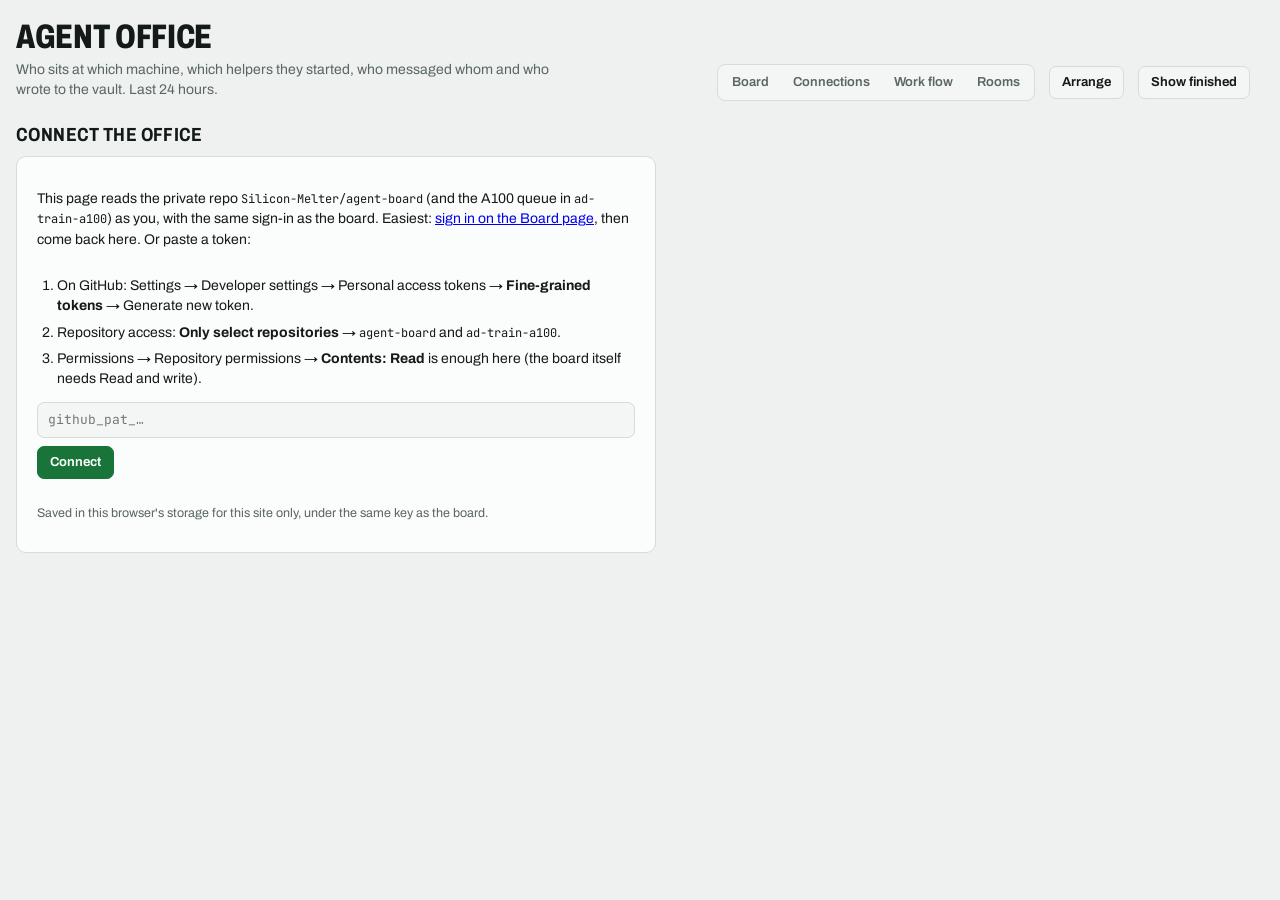
<file: office.html>
<!doctype html>
<html lang="en">
<head>
<meta charset="utf-8">
<meta name="viewport" content="width=device-width, initial-scale=1, viewport-fit=cover">
<title>Agent office</title>
<meta name="robots" content="noindex">
<link rel="preconnect" href="https://fonts.googleapis.com">
<link rel="preconnect" href="https://fonts.gstatic.com" crossorigin>
<link rel="stylesheet" href="https://fonts.googleapis.com/css2?family=Archivo:wdth,wght@62..125,400..800&family=JetBrains+Mono:wght@400;500&display=swap">
<link rel="stylesheet" href="board.css">
<style>
/* Layout: summary, vault cabinet + A100 queue, then one room per machine (a desk per session, its helper desks under it), message arcs on top; a desk opens a side panel */
button:focus-visible, input:focus-visible, a:focus-visible, .desk:focus-visible { outline: 2px solid var(--accent); outline-offset: 2px; }

.notice .wrap { padding-block: 9px; font-size: 13px; }
.brand p { margin: 6px 0 0; color: var(--muted); max-width: 70ch; }
.seg a[aria-current="page"] { background: var(--surface); color: var(--ink); box-shadow: 0 1px 2px rgb(0 0 0 / .12); }


.summary { display: grid; grid-template-columns: repeat(auto-fit, minmax(130px, 1fr)); gap: 1px; background: var(--line); border: 1px solid var(--line); border-radius: var(--radius); overflow: hidden; margin-block: 8px 18px; }
.stat.hot b { color: var(--accent); }
.sec-head { display: flex; flex-wrap: wrap; align-items: baseline; gap: 4px 10px; margin-bottom: 8px; }

.infra { display: grid; grid-template-columns: repeat(auto-fit, minmax(min(100%, 340px), 1fr)); gap: 14px; margin-bottom: 22px; align-items: start; }
.card { background: var(--surface); border: 1px solid var(--line); border-radius: var(--radius); padding: 12px 14px; min-width: 0; }
.vault { display: grid; grid-template-columns: 56px minmax(0, 1fr); gap: 4px 14px; }
.vault svg { grid-row: span 2; color: var(--accent); }
.vault .vwho { display: flex; flex-wrap: wrap; gap: 6px; margin-top: 6px; }
.vbtn { border: 1px solid var(--accent); background: var(--accent-soft); color: var(--accent); border-radius: 999px; padding: 1px 10px; font-size: 12px; font-weight: 650; box-shadow: 0 0 10px var(--glow); }
.vname { font-family: var(--display); font-stretch: 80%; font-size: 19px; font-weight: 700; text-transform: uppercase; letter-spacing: .02em; }
.qlist { display: grid; gap: 0; margin: 0; padding: 0; list-style: none; }
.qlist li { display: grid; grid-template-columns: 44px minmax(0, 1fr); gap: 8px; padding: 5px 0 5px 8px; border-top: 1px solid var(--line); border-left: 3px solid var(--hold); font-size: 12.5px; }
.qlist li:first-child { border-top: 0; }
.qlist li.running { border-left-color: var(--run); } .qlist li.ready { border-left-color: var(--queue); } .qlist li.blocked { border-left-color: var(--bad); }
.qlist .qid { font-family: var(--mono); font-weight: 700; }

.layout { display: grid; grid-template-columns: minmax(0, 1fr); gap: 16px; align-items: start; margin-bottom: 40px; }
.stage { position: relative; padding-right: 22px; min-width: 0; }
.arcs { position: absolute; left: 0; top: 0; pointer-events: none; overflow: visible; }
.arc { fill: none; stroke: var(--accent); opacity: .75; pointer-events: stroke; }
.arc.dim { opacity: .18; } .arc.hot { opacity: 1; }
.ah { fill: var(--accent); }
.alabel { font: 600 11px var(--mono); fill: var(--accent); paint-order: stroke; stroke: var(--bg); stroke-width: 3px; }
.rooms { display: grid; grid-template-columns: repeat(auto-fill, minmax(min(100%, 340px), 1fr)); gap: 14px; align-items: start; }
.room { background: var(--surface); border: 1px solid var(--line); border-radius: var(--radius); min-width: 0; }
.room.on_hold { background: var(--surface-2); }
.room-head { display: grid; grid-template-columns: minmax(0, 1fr) auto; gap: 4px 12px; padding: 12px 14px; border-bottom: 1px solid var(--line); }
.room-head h3 { font-family: var(--display); font-stretch: 85%; font-size: 19px; font-weight: 700; }
.sub-line { color: var(--muted); overflow-wrap: anywhere; }
.status { border-radius: 999px; padding: 3px 10px; font-size: 12px; font-weight: 700; align-self: start; white-space: nowrap; }
.status.available { color: var(--go); background: var(--go-bg); } .status.on_hold { color: var(--hold); background: var(--hold-bg); }
.gear { grid-column: 1 / -1; display: flex; flex-wrap: wrap; gap: 4px 6px; align-items: center; }
.gchip { font-family: var(--mono); font-size: 11px; padding: 1px 7px; border: 1px solid var(--line); border-radius: 5px; color: var(--muted); white-space: nowrap; }
.gchip b { color: var(--ink); font-weight: 500; }
.gchip.hot { border-color: var(--bad); color: var(--bad); }
.reading { font-size: 12px; color: var(--muted); } .reading.old { color: var(--stale); }
.floor { padding: 12px; display: grid; gap: 14px; background-image: radial-gradient(var(--line) 1px, transparent 1px); background-size: 14px 14px; border-radius: 0 0 var(--radius) var(--radius); }
.station { display: grid; gap: 6px; min-width: 0; }
.desk { position: relative; background: var(--surface); border: 1px solid var(--line); border-bottom-width: 3px; border-radius: 8px; padding: 9px 11px; display: grid; gap: 5px; cursor: pointer; min-width: 0; }
.desk:hover { border-color: var(--muted); }
.desk[aria-pressed="true"] { border-color: var(--accent); background: var(--accent-soft); }
.desk.glow { border-color: var(--accent); box-shadow: 0 0 0 1px var(--accent), 0 0 14px var(--glow); }
.desk.ghost { background: var(--surface-2); border-style: dashed; cursor: default; }
.desk-top { display: flex; align-items: center; gap: 7px; min-width: 0; }
.desk-name { font-weight: 700; font-size: 14px; overflow-wrap: anywhere; min-width: 0; }
.dot { width: 8px; height: 8px; border-radius: 50%; background: var(--hold); flex: none; }
.dot.live { background: var(--go); } .dot.warm { background: var(--queue); }
.vbadge { margin-left: auto; flex: none; font-family: var(--mono); font-size: 11px; color: var(--muted); border: 1px solid var(--line); border-radius: 5px; padding: 0 6px; white-space: nowrap; }
.glow .vbadge { color: var(--accent); border-color: var(--accent); }
.desk-meta, .out, .djob .t { color: var(--muted); overflow-wrap: anywhere; }
.out { font-size: 12px; }
.djob { display: grid; grid-template-columns: auto minmax(0, 1fr); gap: 2px 7px; align-items: center; font-size: 12.5px; }
.djob .t { color: var(--ink); overflow-wrap: anywhere; }
.mini { grid-column: 2; height: 4px; border-radius: 3px; background: var(--surface-2); border: 1px solid var(--line); overflow: hidden; }
.mini i { display: block; height: 100%; background: var(--run); }
.pill { font-size: 10.5px; font-weight: 700; letter-spacing: .05em; text-transform: uppercase; padding: 1px 7px; border-radius: 5px; white-space: nowrap; }
.p-running { color: var(--run); background: var(--run-bg); } .p-queued { color: var(--queue); background: var(--queue-bg); }
.p-paused { color: var(--pause); background: var(--pause-bg); } .p-blocked, .p-failed { color: var(--bad); background: var(--bad-bg); }
.p-done { color: var(--go); background: var(--go-bg); } .p-hold { color: var(--hold); background: var(--hold-bg); } .p-stale { color: var(--stale); background: var(--stale-bg); }
.subs { display: flex; flex-wrap: wrap; gap: 6px; margin-left: 10px; padding-left: 12px; border-left: 2px solid var(--line); }
.sub { flex: 1 1 150px; min-width: 0; font-size: 12px; background: var(--surface-2); border: 1px solid var(--line); border-radius: 6px; padding: 5px 8px; display: grid; gap: 1px; }
.sub.run { border-color: var(--run); }
.sub b { font-weight: 650; overflow-wrap: anywhere; }
.sub .m { color: var(--muted); overflow-wrap: anywhere; }
.sub .tok { font-family: var(--mono); font-size: 11px; color: var(--muted); margin-left: 6px; }
.more { flex: 1 1 100%; text-align: left; border: 1px dashed var(--line); background: none; border-radius: 6px; padding: 3px 8px; color: var(--muted); font-size: 12px; }
.none { color: var(--muted); padding: 4px 2px; font-size: 12.5px; }

.panel { background: var(--surface); border: 1px solid var(--line); border-radius: var(--radius); padding: 14px; display: grid; gap: 10px; min-width: 0; }
.panel h3 { font-family: var(--display); font-stretch: 85%; font-size: 19px; font-weight: 700; overflow-wrap: anywhere; }
.panel-head { display: flex; gap: 8px; align-items: start; justify-content: space-between; }
.panel h4 { margin: 4px 0 0; font-size: 11px; letter-spacing: .06em; text-transform: uppercase; color: var(--muted); }
.evs { list-style: none; margin: 0; padding: 0; display: grid; gap: 0; }
.evs li { display: grid; grid-template-columns: 44px minmax(0, 1fr); gap: 8px; padding: 5px 0; border-top: 1px solid var(--line); font-size: 12.5px; overflow-wrap: anywhere; }
.evs li:first-child { border-top: 0; }
.evs li.quiet { color: var(--muted); }
.evs time { font-family: var(--mono); font-size: 11.5px; color: var(--muted); }
@media (min-width: 1000px) {
  .layout.has-panel { grid-template-columns: minmax(0, 1fr) 380px; }
  .panel { position: sticky; top: 12px; max-height: calc(100vh - 24px); overflow: auto; }
}
@media (max-width: 999px) {
  .panel { position: fixed; left: 0; right: 0; bottom: 0; z-index: 15; max-height: 58vh; overflow: auto; border-radius: 14px 14px 0 0; box-shadow: 0 -8px 24px rgb(0 0 0 / .25); padding-bottom: max(14px, env(safe-area-inset-bottom, 0px)); }
  .layout.has-panel .stage { padding-bottom: 58vh; }
}
@media (max-width: 560px) { .brand h1 { font-size: 28px; } .vault { grid-template-columns: 44px minmax(0, 1fr); } }
@media (prefers-reduced-motion: no-preference) {
  .sub.run .rd { animation: pulse 1.6s ease-in-out infinite; }
  @keyframes pulse { 50% { opacity: .3; } }
}
.rd { display: inline-block; width: 7px; height: 7px; border-radius: 50%; background: var(--run); margin-right: 5px; }
/* ---- view tabs, Connections (machine lanes -> leads -> what they started) ---- */
.pill.p-ready, .pill.p-open, .pill.p-untraced { color: var(--hold); background: var(--hold-bg); } .pill.p-ready { color: var(--queue); background: var(--queue-bg); }
.legend { display: flex; flex-wrap: wrap; gap: 6px 16px; margin-bottom: 10px; font-size: 12.5px; color: var(--muted); }
.legend span { display: inline-flex; align-items: center; gap: 6px; }
.legend svg { flex: none; }
.clayout { display: grid; grid-template-columns: minmax(0, 1fr); gap: 16px; align-items: start; margin-bottom: 40px; }
.cscroll { overflow-x: auto; padding-bottom: 6px; }
.diagram { position: relative; }
.diagram svg.edges { position: absolute; inset: 0; overflow: visible; pointer-events: none; }  /* only the .hit paths take clicks; the layer must not cover the lane heads */
.lane { position: absolute; background: var(--surface); border: 1px solid var(--line); border-radius: var(--radius); }
.lane-head { position: absolute; left: 12px; right: 12px; top: 8px; display: grid; gap: 3px; }
/* Arrange: the viewer's own order of machines and sessions (kept in this browser) */
.btn[aria-pressed="true"] { background: var(--accent); border-color: var(--accent); color: var(--surface); }
.mv { display: inline-flex; gap: 2px; }
.mv button { min-width: 26px; height: 24px; padding: 0 6px; border: 1px solid var(--line); background: var(--surface); color: var(--ink); border-radius: 6px; font-size: 12px; line-height: 1; }
.mv button:hover:not(:disabled) { border-color: var(--accent); color: var(--accent); }
.mv button:disabled { opacity: .35; }
.mv-node { position: absolute; z-index: 3; }
.toast { position: fixed; left: 50%; bottom: 18px; transform: translateX(-50%); z-index: 20; max-width: min(92vw, 560px); background: var(--ink); color: var(--surface); border-radius: 8px; padding: 9px 14px; font-size: 13px; box-shadow: 0 4px 14px rgb(0 0 0 / .25); }
.prow { display: flex; flex-wrap: wrap; gap: 6px 10px; align-items: center; }
.btn.dismiss { color: var(--muted); }
.btn.dismiss:hover:not(:disabled) { color: var(--ink); }
.lane-head .t .mv, .room-head .mv { margin-left: 8px; vertical-align: middle; }
.station .mv { justify-self: end; }
.lane-head .t { display: flex; gap: 10px; align-items: baseline; min-width: 0; white-space: nowrap; }
.lane-head .t .fine { overflow: hidden; text-overflow: ellipsis; min-width: 0; }
.lane-head h3 { flex: none; font-family: var(--display); font-stretch: 85%; font-size: 17px; font-weight: 700; }
.cgear { display: flex; flex-wrap: wrap; gap: 4px 6px; }
.cgear .gchip { font-size: 10.5px; padding: 0 6px; }
.shared-band { position: absolute; background: var(--surface-2); border: 1px dashed var(--line); border-radius: var(--radius); }
.shared-band .lbl, .col-lbl { position: absolute; font-size: 11px; letter-spacing: .07em; text-transform: uppercase; color: var(--muted); font-weight: 650; white-space: nowrap; }
.node { position: absolute; background: var(--surface); border: 1px solid var(--line); border-bottom-width: 3px; border-radius: 8px; padding: 7px 10px; display: grid; gap: 2px; align-content: start; cursor: pointer; text-align: left; overflow: hidden; }
.node:hover { border-color: var(--muted); }
.node.sel { border-color: var(--accent); background: var(--accent-soft); }
.node.ghost { border-style: dashed; background: var(--surface-2); }
.node.glow { box-shadow: 0 0 0 1px var(--accent), 0 0 14px var(--glow); border-color: var(--accent); }
.node.vault-n { border-color: var(--pause); box-shadow: 0 0 0 1px var(--pause); }
.node .nm { font-weight: 700; font-size: 13.5px; display: flex; gap: 6px; align-items: center; min-width: 0; }
.node .nm > span.n { overflow: hidden; text-overflow: ellipsis; white-space: nowrap; min-width: 0; }
.node .m { color: var(--muted); font-size: 11.5px; overflow: hidden; text-overflow: ellipsis; white-space: nowrap; }
.node .chips { display: flex; gap: 4px; flex-wrap: wrap; margin-top: 2px; }
.chip { font-family: var(--mono); font-size: 10.5px; color: var(--muted); border: 1px solid var(--line); border-radius: 5px; padding: 0 5px; white-space: nowrap; }
.glow .chip.v { color: var(--accent); border-color: var(--accent); }
.node .mini { margin-top: 3px; grid-column: auto; }
.qrow { display: grid; grid-template-columns: 34px minmax(0, 1fr); gap: 6px; font-size: 11.5px; border-top: 1px solid var(--line); padding-top: 3px; }
.qrow b { font-family: var(--mono); }
.qrow span { overflow: hidden; text-overflow: ellipsis; white-space: nowrap; }
.e { fill: none; stroke-linecap: round; }
.e-msg { stroke: var(--accent); } .e-vault { stroke: var(--pause); stroke-dasharray: 2 4; } .e-spawn { stroke: var(--muted); opacity: .8; }
.e-job { stroke: var(--run); } .e-job.queued { stroke-dasharray: 5 4; } .e-q { stroke: var(--queue); } .e-you { stroke: var(--muted); stroke-dasharray: 6 4; }
.e.dim { opacity: .14; } .e.hot { opacity: 1; }
.hit { fill: none; stroke: transparent; stroke-width: 12; pointer-events: stroke; cursor: pointer; }
.ah-msg { fill: var(--accent); } .ah-spawn { fill: var(--muted); } .ah-job { fill: var(--run); } .ah-q { fill: var(--queue); } .ah-vault { fill: var(--pause); } .ah-you { fill: var(--muted); }
.elabel { font: 700 10.5px var(--mono); fill: var(--accent); paint-order: stroke; stroke: var(--surface); stroke-width: 4px; }
.pulse { fill: var(--accent); }
.rd.on { animation: none; }
.conn-list { display: none; gap: 12px; }
.lcard { background: var(--surface); border: 1px solid var(--line); border-radius: var(--radius); padding: 12px; display: grid; gap: 10px; min-width: 0; }
.lcard h3 { font-family: var(--display); font-stretch: 85%; font-size: 17px; }
.llead { border-top: 1px solid var(--line); padding-top: 8px; display: grid; gap: 3px; min-width: 0; }
.llead > b { font-size: 14px; }
.lline { font-size: 12.5px; color: var(--muted); padding-left: 14px; text-indent: -14px; overflow-wrap: anywhere; }
.lline b { color: var(--ink); font-weight: 600; }
.cpanel { background: var(--surface); border: 1px solid var(--line); border-radius: var(--radius); padding: 14px; display: grid; gap: 8px; min-width: 0; align-content: start; }
.cpanel h3 { font-family: var(--display); font-stretch: 85%; font-size: 19px; font-weight: 700; overflow-wrap: anywhere; }
.cpanel h4 { margin: 6px 0 0; font-size: 11px; letter-spacing: .06em; text-transform: uppercase; color: var(--muted); }
.cpanel ol, .cpanel ul { margin: 0; padding: 0; list-style: none; display: grid; }
.cpanel li { display: grid; grid-template-columns: 44px minmax(0, 1fr); gap: 8px; padding: 5px 0; border-top: 1px solid var(--line); font-size: 12.5px; overflow-wrap: anywhere; }
.cpanel li:first-child { border-top: 0; }
.cpanel time { font-family: var(--mono); font-size: 11.5px; color: var(--muted); }
.cpanel p { margin: 0; font-size: 13px; }
.empty-panel { color: var(--muted); font-size: 13px; }
@media (min-width: 1240px) {
  .clayout { grid-template-columns: minmax(0, 1fr) 340px; }
  .cpanel { position: sticky; top: 12px; max-height: calc(100vh - 24px); overflow: auto; }
}
@media (max-width: 1239px) {
  .cpanel.open { position: fixed; left: 0; right: 0; bottom: 0; z-index: 15; max-height: 58vh; overflow: auto; border-radius: 14px 14px 0 0; box-shadow: 0 -8px 24px rgb(0 0 0 / .25);
    padding-left: max(14px, env(safe-area-inset-left, 0px)); padding-right: max(14px, env(safe-area-inset-right, 0px)); padding-bottom: max(14px, env(safe-area-inset-bottom, 0px)); }
  .cpanel:not(.open) { display: none; }
}
@media (max-width: 759px) {
  .cscroll { display: none; }
  .conn-list { display: grid; }
  .legend.conn-legend { display: none; }
  .cpanel.open { max-height: 70vh; }
}
@media (prefers-reduced-motion: no-preference) {
  .rd.on { animation: pulse 1.6s ease-in-out infinite; }
}
/* ---- Work flow: seven stage columns of task cards, dependency arrows ---- */
.question { background: var(--surface); border: 1px solid var(--accent); border-radius: var(--radius); padding: 12px 14px; display: grid; gap: 8px; margin-bottom: 12px; }
.question .eyebrow { font-size: 11px; letter-spacing: .07em; text-transform: uppercase; color: var(--accent); font-weight: 700; }
.question h3 { font-size: 16.5px; font-weight: 700; max-width: 90ch; }
.path { display: flex; flex-wrap: wrap; gap: 6px; align-items: center; font-size: 12.5px; }
.path .step { border: 1px solid var(--line); border-radius: 6px; padding: 2px 8px; background: var(--surface-2); max-width: 100%; overflow-wrap: anywhere; }
.path .step.now { border-color: var(--run); color: var(--run); background: var(--run-bg); font-weight: 650; }
.path .arr { color: var(--muted); }
.attention { display: grid; grid-template-columns: repeat(auto-fit, minmax(min(100%, 270px), 1fr)); gap: 8px; margin-bottom: 14px; }
.att { text-align: left; background: var(--surface); border: 1px solid var(--line); border-radius: 8px; padding: 8px 10px; display: grid; gap: 3px; font-size: 12.5px; }
.att:hover { border-color: var(--muted); }
.att b { font-size: 13px; }
.att.stale { border-color: var(--stale); } .att.stale b { color: var(--stale); }
.att.bad { border-color: var(--bad); } .att.bad b { color: var(--bad); }
.toggle { display: inline-flex; gap: 6px; align-items: center; font-size: 13px; color: var(--muted); }
.fscroll { overflow-x: auto; padding-bottom: 6px; }
.stage-wrap { position: relative; min-width: 1230px; }
.fstages { display: grid; grid-template-columns: repeat(7, minmax(0, 1fr)); gap: 12px 30px; position: relative; padding-bottom: 76px; }
.fstage { display: grid; gap: 8px; align-content: start; min-width: 0; }
.stage-h { border-bottom: 2px solid var(--line); padding-bottom: 5px; display: grid; gap: 1px; }
.stage-h b { font-family: var(--display); font-stretch: 85%; font-size: 15px; text-transform: uppercase; letter-spacing: .03em; }
.stage-h span { font-size: 11.5px; color: var(--muted); }
.fcard { position: relative; z-index: 1; background: var(--surface); border: 1px solid var(--line); border-radius: 8px; padding: 8px 10px; display: grid; gap: 4px; text-align: left; font-size: 12.5px; min-width: 0; cursor: pointer; }
.fcard:hover { border-color: var(--muted); }
.fcard.onpath { border-color: var(--accent); box-shadow: 0 0 0 1px var(--accent); }
.fcard.ghost { border-style: dashed; background: var(--surface-2); }
.fcard.off { background: var(--surface-2); }
.fcard.off .ttl { color: var(--muted); }
.only-path .fcard.off { display: none; }
.fcard.sel { background: var(--accent-soft); }
.fcard .id { font-family: var(--mono); font-weight: 700; font-size: 12px; }
.fcard .row1 { display: flex; gap: 6px; align-items: center; justify-content: space-between; flex-wrap: wrap; }
.fcard .ttl { font-weight: 650; font-size: 13px; overflow-wrap: anywhere; display: -webkit-box; -webkit-line-clamp: 3; -webkit-box-orient: vertical; overflow: hidden; }
.fcard .m { color: var(--muted); overflow-wrap: anywhere; }
.fcard .dep { font-size: 12px; overflow-wrap: anywhere; }
.fcard .flag { color: var(--stale); background: var(--stale-bg); border-radius: 5px; padding: 3px 6px; font-size: 12px; overflow-wrap: anywhere; }
.fcard .flag.bad, .fcard .flag.trouble { color: var(--bad); background: var(--bad-bg); }
.fcard .tag { font-size: 10.5px; color: var(--accent); font-weight: 700; letter-spacing: .04em; text-transform: uppercase; }
svg.deps { position: absolute; left: 0; top: 0; pointer-events: none; overflow: visible; z-index: 0; }
.d { fill: none; stroke-width: 1.6; transition: opacity .15s; }
.d.dim, .dlabel.dim { opacity: .15; } .d.hot { stroke-width: 2.4; }
.d-flow { stroke: var(--accent); } .d-wait { stroke: var(--queue); stroke-dasharray: 5 4; } .d-stale { stroke: var(--stale); stroke-dasharray: 3 3; stroke-width: 2; } .d-gpu { stroke: var(--hold); stroke-dasharray: 2 4; }
.dh-flow { fill: var(--accent); } .dh-wait { fill: var(--queue); } .dh-stale { fill: var(--stale); } .dh-gpu { fill: var(--hold); }
.dlabel { font: 600 10.5px var(--mono); paint-order: stroke; stroke: var(--bg); stroke-width: 4px; }
.dl-flow { fill: var(--accent); } .dl-wait { fill: var(--queue); } .dl-stale { fill: var(--stale); } .dl-gpu { fill: var(--muted); }
@media (max-width: 759px) {
  .stage-wrap { min-width: 0; }
  .fstages { grid-template-columns: minmax(0, 1fr); padding-bottom: 0; }
  svg.deps { display: none; }
}
</style>
</head>
<body>
<div class="notice" id="notice" role="status" hidden><div class="wrap" id="notice-text"></div></div>
<div class="toast" id="toast" role="status" hidden></div>

<header class="top">
  <div class="wrap">
    <div class="brand">
      <h1>Agent office</h1>
      <p>Who sits at which machine, which helpers they started, who messaged whom and who wrote to the vault. Last 24 hours.</p>
    </div>
    <div class="controls">
      <nav class="seg" aria-label="Page"><a href="index.html">Board</a><a href="#connections" data-view="connections">Connections</a><a href="#workflow" data-view="workflow">Work flow</a><a href="#rooms" data-view="rooms">Rooms</a></nav>
      <button type="button" class="btn" id="arrange" aria-pressed="false" title="Move machines and sessions up or down; the order is kept in this browser">Arrange</button>
      <button type="button" class="btn link" id="arrange-reset" hidden>Reset order</button>
      <button type="button" class="btn" id="restore" hidden>Restore dismissed</button>
      <button type="button" class="btn" id="show-finished" aria-pressed="false" title="Show helpers and jobs that have finished (failed jobs always show)">Show finished</button>
      <span class="fine" id="stamp"></span>
    </div>
  </div>
</header>

<main class="wrap">
  <section id="setup" class="setup" hidden>
    <div class="sec-head"><h2>Connect the office</h2></div>
    <div class="card">
      <p>This page reads the private repo <span class="mono">Silicon-Melter/agent-board</span> (and the A100 queue in <span class="mono">ad-train-a100</span>) as you, with the same sign-in as the board. Easiest: <a href="index.html">sign in on the Board page</a>, then come back here. Or paste a token:</p>
      <ol>
        <li>On GitHub: Settings → Developer settings → Personal access tokens → <b>Fine-grained tokens</b> → Generate new token.</li>
        <li>Repository access: <b>Only select repositories</b> → <span class="mono">agent-board</span> and <span class="mono">ad-train-a100</span>.</li>
        <li>Permissions → Repository permissions → <b>Contents: Read</b> is enough here (the board itself needs Read and write).</li>
      </ol>
      <form class="row" id="token-form">
        <input id="token-input" type="password" autocomplete="off" placeholder="github_pat_…" aria-label="GitHub token">
        <button type="submit" class="btn go">Connect</button>
      </form>
      <div class="err" id="token-err" hidden></div>
      <p class="fine">Saved in this browser's storage for this site only, under the same key as the board.</p>
    </div>
  </section>

  <section id="office" hidden>
   <div id="view-rooms">
    <div class="summary" id="summary"></div>
    <div class="infra">
      <section class="card vault" id="vault" aria-label="Vault"></section>
      <section aria-labelledby="queue-h">
        <div class="sec-head"><h2 id="queue-h">A100 queue</h2><a class="btn link" href="https://github.com/Silicon-Melter/ad-train-a100/blob/main/QUEUE.md" target="_blank" rel="noopener">Open QUEUE.md</a></div>
        <div class="card" id="queue"></div>
      </section>
    </div>
    <div class="sec-head"><h2>Rooms</h2><p>One room per machine, one desk per Claude session. Click a desk for its last events. Arrows are messages between sessions.</p></div>
    <div class="layout" id="layout">
      <div class="stage" id="stage"><div class="rooms" id="rooms"></div><svg class="arcs" id="arcs" aria-hidden="true"></svg></div>
      <aside class="panel" id="panel" aria-label="Session events" hidden></aside>
    </div>
   </div>
   <div id="view-flow" hidden>
    <div class="summary" id="fsummary"></div>
    <div class="sec-head"><h2>Work flow</h2><p>Each task is a card in the stage it has reached. Arrows show what feeds or holds up what. Outlined cards are on the path to the current question.</p>
      <label class="toggle"><input type="checkbox" id="only-path"> Show only the current question's path</label></div>
    <div class="question" id="question" hidden></div>
    <div class="attention" id="attention" aria-label="Needs attention"></div>
    <div class="legend" id="flow-legend"></div>
    <div class="fscroll"><div class="stage-wrap" id="stage-wrap"><div class="fstages" id="fstages"></div><svg class="deps" id="deps" aria-hidden="true"></svg></div></div>
    <p class="fine" id="fother" hidden></p>
   </div>
   <div id="view-conn" hidden>
    <div class="summary" id="csummary"></div>
    <div class="sec-head"><h2>Connections</h2><p>One band per machine. Each lead session sits in the middle, with what it started on its right and the shared vault and A100 queue on the left. Click a box or a line for details.</p></div>
    <div class="legend conn-legend" id="clegend"></div>
    <div class="clayout">
      <div class="cscroll"><div class="diagram" id="diagram"></div></div>
      <div class="conn-list" id="conn-list"></div>
      <aside class="cpanel" id="cpanel" aria-label="Details"></aside>
    </div>
   </div>
  </section>
</main>

<script src="board-core.js"></script>
<script src="office-model.js"></script>
<script src="office-flow.js"></script>
<script>
(function () {
  "use strict";
  const { MIN, HR, DAY, store, ms, sessionUrl, b64decode, b64encode } = BoardCore;
  // the token the Board page saved; the sign-in relay is used here only to renew an 8 h signed-in token
  const GH = BoardCore.github({ api: "https://api.github.com/repos/Silicon-Melter/agent-board", relay: "https://gpu-board-signin.noppawit37815.workers.dev/" });
  const { gh } = GH;
  const readFile = async (path, ref) => { const f = await GH.readFile(path, ref); return f && f.text; };
  const QUEUE_URL = "https://api.github.com/repos/Silicon-Melter/ad-train-a100/contents/QUEUE.md";
  const POLL = 30e3, SYNC_SILENT = 6 * MIN, GLOW = 60 * MIN, SUB_MAX = 6, EV_MAX = 30, SUB_STALE = 6 * HR;
  const PILLS = ["running", "queued", "paused", "blocked", "failed", "done"];
  const params = new URLSearchParams(location.search);
  // ?fixture=office-fixture.json reads that file from this folder instead of GitHub (offline review; no token needed)
  const FIXTURE = /^[\w.-]+\.json$/.test(params.get("fixture") || "") ? params.get("fixture") : null;

  function readOrder() {  // {machines: [ids], sessions: [sids or node ids]}; anything unreadable means the default order
    try { const o = JSON.parse(store.get("office.order") || "null"); return { machines: Array.isArray(o && o.machines) ? o.machines.map(String) : [], sessions: Array.isArray(o && o.sessions) ? o.sessions.map(String) : [] }; }
    catch (e) { return { machines: [], sessions: [] }; }
  }
  const S = { status: "loading", error: "", control: null, states: {}, queue: null, loading: false,
    sel: null, want: params.get("select"), more: {}, model: null, fixedNow: null, view: "connections", fsel: null, onlyPath: false, question: null, csel: null, cmore: {}, conn: null,
    arrange: false, order: readOrder(), showFinished: store.get("office.showFinished") === "1" };
  const $ = (id) => document.getElementById(id);
  const now = () => (S.fixedNow != null ? S.fixedNow : Date.now());
  const machines = () => OfficeModel.orderBy(OfficeModel.machines(S.control), (m) => m.id, S.order.machines);
  // ▲▼ for one item while arranging: kind "m" (machine) or "s" (session, within `group` = its machine or lane)
  function mvEl(kind, key, group, keys, name) {
    if (!S.arrange) return null;
    const i = keys.indexOf(key), b = (d, sym, word) => h("button", { type: "button", "data-mv": kind, "data-mv-key": key, "data-mv-group": group, "data-mv-d": String(d), "data-k": "mv:" + kind + ":" + key + ":" + d,
      "aria-label": "Move " + name + " " + word, disabled: (d < 0 ? i <= 0 : i < 0 || i >= keys.length - 1) ? "" : null }, sym);
    return h("span", { class: "mv" }, b(-1, "▲", "up"), b(1, "▼", "down"));
  }
  function groupKeys(kind, group) {  // the keys of a group as shown now
    if (kind === "m") return machines().map((m) => m.id);
    if (S.view === "connections" && S.conn) return Object.values(S.conn.nodes).filter((n) => n.kind === "lead" && n.lane === group).sort((a, b) => a.y - b.y).map((n) => n.sid || n.id);
    return OfficeModel.orderBy((S.model && S.model.byMachine[group]) || [], (d) => d.sid, S.order.sessions).map((d) => d.sid);
  }

  // DOM builders: text only ever goes in as text nodes or attribute values, never as markup
  function build(el, attrs, kids) {
    Object.entries(attrs || {}).forEach(([k, v]) => { if (v != null && v !== false) el.setAttribute(k, v === true ? "" : v); });
    kids.flat(Infinity).forEach((c) => { if (c != null && c !== false) el.append(c instanceof Node ? c : document.createTextNode(String(c))); });
    return el;
  }
  const h = (tag, attrs, ...kids) => build(document.createElement(tag), attrs, kids);
  const sv = (tag, attrs, ...kids) => build(document.createElementNS("http://www.w3.org/2000/svg", tag), attrs, kids);

  const ago = (ts) => BoardCore.ago(ts, now());
  const hhmm = (ts) => new Date(ts).toLocaleTimeString([], { hour: "2-digit", minute: "2-digit", hour12: false });
  const fmtTok = (n) => (n >= 1e6 ? (n / 1e6).toFixed(1) + "M" : n >= 1e3 ? (n / 1e3).toFixed(1) + "k" : String(n));
  const shortModel = OfficeModel.shortModel;

  // ---- GitHub: reading and renewing go through board-core.js, shared with the board page ---------------------------
  // ---- writing control.json (only for Dismiss / Restore; same file and method as the board page's Clear) ----------
  const KEEP_DISMISSED = 14 * DAY;
  async function saveControl(mutate, message) {
    const prune = (data) => { const cut = now() - KEEP_DISMISSED; Object.keys(data.dismissed || {}).forEach((k) => { if (ms(data.dismissed[k].at) < cut) delete data.dismissed[k]; }); if (data.dismissed && !Object.keys(data.dismissed).length) delete data.dismissed; };
    if (FIXTURE) { const data = JSON.parse(JSON.stringify(S.control)); mutate(data); prune(data); S.control = data; return; }  // offline sample: change it in memory only
    for (let attempt = 0; attempt < 2; attempt++) {
      const r = await gh("/contents/control.json?ref=board%2Fcontrol");
      if (!r.ok) throw new Error("GitHub said " + r.status + " when reading control.json");
      const j = await r.json(), data = JSON.parse(b64decode(j.content));
      mutate(data); prune(data);
      const w = await gh("/contents/control.json", { method: "PUT", headers: { "Content-Type": "application/json" },
        body: JSON.stringify({ message, content: b64encode(JSON.stringify(data, null, 1) + "\n"), sha: j.sha, branch: "board/control" }) });
      if ((w.status === 409 || w.status === 422) && !attempt) continue;  // changed meanwhile: read again and redo
      if (w.status === 403 || w.status === 404) throw new Error("this token can read the board but not write it (sign in on the Board page)");
      if (!w.ok) throw new Error("GitHub said " + w.status + " when saving");
      S.control = data; return;
    }
  }
  let toastTimer = 0;
  function toast(msg) { const el = $("toast"); el.textContent = msg; el.hidden = false; clearTimeout(toastTimer); toastTimer = setTimeout(() => { el.hidden = true; }, 6000); }
  async function dismiss(sid) {
    const d = S.model && S.model.desks.get(sid);
    if (!d || S.saving) return;
    if (!window.confirm("Dismiss \u201c" + d.name + "\u201d from the office?\n\nIt is hidden for everyone until this session does something new. Nothing on " + d.machine + " is stopped or changed.")) return;
    S.saving = true; refresh();
    try { await saveControl((data) => { (data.dismissed = data.dismissed || {})[sid] = { at: new Date(now()).toISOString(), for: d.lastTs || 0, name: d.name }; }, "Office: dismissed " + d.name);
      if (S.sel === sid) S.sel = null; if (S.csel === "d:" + sid) S.csel = null; toast("Dismissed " + d.name + "."); }
    catch (e) { toast("Couldn't dismiss: " + (e.message || e) + "."); }
    S.saving = false; refresh();
  }
  async function restoreAll() {
    const list = (S.model && S.model.dismissed) || [];
    if (!list.length || S.saving) return;
    S.saving = true; refresh();
    try { await saveControl((data) => { list.forEach((x) => { if (data.dismissed) delete data.dismissed[x.sid]; }); }, "Office: restored " + list.length + " dismissed desk(s)"); toast("Restored " + list.length + " desk" + (list.length === 1 ? "" : "s") + "."); }
    catch (e) { toast("Couldn't restore: " + (e.message || e) + "."); }
    S.saving = false; refresh();
  }
  const dismissBtn = (d) => h("button", { type: "button", class: "btn dismiss", "data-dismiss": d.sid, "data-k": "dismiss:" + d.sid, disabled: S.saving ? true : null,
    title: "Hide this desk for everyone until the session does something new. It doesn't stop the session." }, "Dismiss from the office");
  // One conditional request for all board/* branch heads (a 304 costs nothing); only branches that moved are downloaded.
  let refsTag = null, heads = {}, queueTag = null;
  async function loadLive() {
    if (!S.control) { refsTag = null; heads = {}; }
    const r = await gh("/git/matching-refs/heads/board/", { headers: refsTag ? { "If-None-Match": refsTag } : {} });
    if (r.status !== 304) {
      if (!r.ok) throw new Error("GitHub said " + r.status + " when listing the board branches");
      const tag = r.headers.get("ETag"), cur = {};
      (await r.json()).forEach((x) => { cur[x.ref.replace("refs/heads/", "")] = x.object.sha; });
      if (!cur["board/control"]) throw new Error("The board/control branch is missing in agent-board.");
      if (cur["board/control"] !== heads["board/control"]) S.control = JSON.parse(await readFile("control.json", cur["board/control"]));
      const states = {};
      await Promise.all(machines().map(async (m) => {
        const b = "board/" + m.id;
        if (!cur[b]) states[m.id] = null;
        else if (cur[b] === heads[b] && S.states[m.id]) states[m.id] = S.states[m.id];
        else { const t = await readFile("state.json", cur[b]); states[m.id] = t ? JSON.parse(t) : null; }
      }));
      S.states = states; heads = cur; refsTag = tag;
    }
    try { const t = await readFile("flow/question.json", "main"), j = t ? JSON.parse(t) : null; S.question = j && typeof j.text === "string" && Array.isArray(j.path) ? j : null; }  // the current question: missing or unreadable just hides the band
    catch (e) { if (e.auth) throw e; S.question = null; }
    try { // the A100 queue is a side panel: failing to read it never blanks the office
      const q = await gh(QUEUE_URL, { headers: queueTag && S.queue ? { "If-None-Match": queueTag } : {} });
      if (q.status !== 304) { if (!q.ok) throw new Error(String(q.status)); S.queue = parseQueue(b64decode((await q.json()).content)); queueTag = q.headers.get("ETag"); }
    } catch (e) { if (e.auth) throw e; S.queue = S.queue || { error: String(e.message || e), items: [] }; }
  }
  async function loadFixture() {
    const r = await fetch(FIXTURE, { cache: "no-store" });
    if (!r.ok) throw new Error("Couldn't read " + FIXTURE + " (" + r.status + ")");
    const j = await r.json();
    S.control = j.control; S.states = j.states || {}; S.queue = j.queue ? parseQueue(j.queue) : null;
    S.question = j.question || null;
    if (j.now) S.fixedNow = ms(j.now); // the sample is frozen at its own "now", so ages and the 60 min vault glow stay as authored
  }
  // ---- derived state: desks, helper desks, message arcs, vault writes (the pure model lives in office-model.js) --------
  const derive = () => OfficeModel.derive({ control: S.control, states: S.states, now: now() });
  const parseQueue = OfficeModel.parseQueue;
  const subStart = OfficeModel.subStart;
  const subState = (s) => OfficeModel.subState(s, now());

  // ---- rendering ------------------------------------------------------------------------------------------------
  const pill = (state, text) => h("span", { class: "pill " + (PILLS.includes(state) ? "p-" + state : state === "stale" ? "p-stale" : "p-hold") }, text || state || "?");
  function jobEl(j, d) {
    const pct = Math.max(0, Math.min(100, Number(j.pct) || 0)), elsewhere = j.machine !== d.machine;
    return h("div", { class: "djob" }, pill(j.state), h("span", { class: "t" }, j.task || j.id, pct && j.state !== "done" ? " · " + pct + "%" : "", elsewhere ? " (on " + j.machine + (j.res ? "/" + j.res : "") + ")" : ""),
      j.state === "running" || j.state === "paused" ? h("div", { class: "mini" }, h("i", { style: "width:" + pct + "%" })) : null);
  }
  function subEl(s) {
    const st = subState(s);
    return h("div", { class: "sub" + (st === "running" ? " run" : "") },
      h("div", null, st === "running" ? h("span", { class: "rd" }) : null, s.parent ? "↳ " : "", h("b", null, s.desc || "untitled subagent")),
      h("div", { class: "m" }, [s.type || s.atype, shortModel(s.model)].filter(Boolean).join(" · ")),
      h("div", null, pill(st === "done" ? "done" : st === "running" ? "running" : "stale", st === "stale" ? "no stop seen" : st), s.tok != null && !isNaN(s.tok) ? h("span", { class: "tok" }, fmtTok(s.tok) + " tokens") : null));
  }
  function stationEl(d, mv) {
    const live = d.jobs.filter((j) => j.state !== "done"), finished = d.jobs.length - live.length;
    const subs = S.showFinished ? d.subs : d.subs.filter((s) => subState(s) === "running"), doneSubs = d.subs.length - subs.length;
    const open = S.more[d.sid], shown = open ? subs : subs.slice(0, SUB_MAX), hidden = subs.length - SUB_MAX;
    const age = now() - d.lastTs;
    const desk = h("div", { class: "desk" + (d.glow ? " glow" : ""), role: "button", tabindex: "0", "data-k": "desk:" + d.sid, "data-sid": d.sid, "aria-pressed": String(S.sel === d.sid), "aria-label": "Session " + d.name },
      h("div", { class: "desk-top" }, h("span", { class: "dot " + (age < 10 * MIN ? "live" : age < 2 * HR ? "warm" : "") }), h("span", { class: "desk-name" }, d.name),
        d.vault ? h("span", { class: "vbadge", title: d.vault + " vault writes in 24 h" + (d.glow ? ", the last one under an hour ago" : "") }, "vault ×" + d.vault) : null),
      h("div", { class: "desk-meta mono" }, (d.repo || "no repo") + " · seen " + ago(d.lastTs)),
      live.map((j) => jobEl(j, d)),
      finished ? h("div", { class: "out" }, "+" + finished + " finished job" + (finished > 1 ? "s" : "")) : null,
      doneSubs ? h("div", { class: "out" }, "+" + doneSubs + " finished helper" + (doneSubs > 1 ? "s" : "")) : null,
      d.out.length > 3 ? h("div", { class: "out" }, "+" + (d.out.length - 3) + " earlier messages (open the desk)") : null,
      d.out.slice(-3).map((ev) => h("div", { class: "out" }, "→ " + (ev.to || "?") + (ev.summary ? ": " + ev.summary : ""))));
    return h("div", { class: "station" }, mv || null, desk, subs.length ? h("div", { class: "subs", "aria-label": "Helper agents of " + d.name }, shown.map(subEl),
      hidden > 0 ? h("button", { type: "button", class: "more", "data-more": d.sid, "data-k": "more:" + d.sid }, open ? "show fewer" : "+" + hidden + " more") : null) : null);
  }
  function gearOf(m, t) {  // the temperature / load / memory chips of one machine
    return (m.devices || []).map((dv) => {
      const r = t && t.st.devices && t.st.devices[dv.id], f = (v, u) => (v == null ? "—" : Math.round(v) + u);
      return h("span", { class: "gchip" + (r && r.t >= (dv.kind === "cpu" ? 95 : 87) ? " hot" : "") }, (dv.label || dv.id) + " ",
        h("b", null, r ? f(r.t, "°C") + " " + f(r.u, "%") + (r.m != null ? " " + Number(r.m).toFixed(1) + (r.mt || dv.mem ? "/" + (r.mt || dv.mem) : "") + " GB" : "") : "—"));
    });
  }
  function roomEl(m, M) {
    const t = stateOf(m);
    const gear = gearOf(m, t);
    const mine = OfficeModel.orderBy(M.byMachine[m.id] || [], (d) => d.sid, S.order.sessions), orph = M.orphans[m.id] || [];
    const mkeys = machines().map((x) => x.id), skeys = mine.map((d) => d.sid);
    return h("article", { class: "room " + (m.status === "available" ? "available" : "on_hold") },
      h("div", { class: "room-head" },
        h("div", null, h("h3", null, m.name || m.id, mvEl("m", m.id, "", mkeys, m.name || m.id)), h("div", { class: "sub-line mono" }, m.id + (m.spec ? " · " + m.spec : ""))),
        h("span", { class: "status " + (m.status === "available" ? "available" : "on_hold") }, m.status === "available" ? "Available" : "On hold"),
        h("div", { class: "gear" }, gear, h("span", { class: "reading" + (t && t.silent ? " old" : "") }, !t ? "No sync from this PC yet." : t.silent ? "Sync silent since " + ago(ms(t.st.at)) : "Synced " + ago(ms(t.st.at))))),
      h("div", { class: "floor" },
        mine.length ? mine.map((d) => stationEl(d, mvEl("s", d.sid, m.id, skeys, d.name))) : h("div", { class: "none" }, "No agent session seen here in the last 24 h."),
        orph.length ? h("div", { class: "desk ghost" }, h("div", { class: "desk-meta" }, "Jobs with no known session"), orph.filter((j) => j.state !== "done").map((j) => jobEl(j, { machine: m.id }))) : null));
  }
  function vaultEl(M) {
    const v = M.vault, opsText = Object.entries(v.ops).map(([k, n]) => n + " " + k).join(", ");
    return [
      sv("svg", { viewBox: "0 0 56 56", width: "56", height: "56", "aria-hidden": "true", fill: "none", stroke: "currentColor", "stroke-width": "2", "stroke-linejoin": "round", "stroke-linecap": "round" },
        sv("rect", { x: "10", y: "4", width: "36", height: "48", rx: "3" }), sv("path", { d: "M10 20h36M10 36h36M23 12h10M23 28h10M23 44h10" })),
      h("div", null, h("span", { class: "vname" }, "Vault"), " ", h("span", { class: "fine" }, v.total + " write" + (v.total === 1 ? "" : "s") + " in 24 h" + (opsText ? " (" + opsText + ")" : ""))),
      h("div", null, v.glow.length
        ? [h("span", { class: "fine" }, "Writing within the last hour:"), h("div", { class: "vwho" }, v.glow.map((d) => h("button", { type: "button", class: "vbtn", "data-sid": d.sid, "data-k": "vault:" + d.sid, title: "Open " + d.name }, d.name + " · " + ago(d.vaultLast))))]
        : h("span", { class: "fine" }, "No vault writes in the last hour."))];
  }
  function queueEl() {
    if (!S.queue) return h("div", { class: "none" }, S.status === "ready" ? "Couldn't read the queue." : "Loading the A100 queue…");
    if (S.queue.error) return h("div", { class: "none" }, "Couldn't read the A100 queue (" + S.queue.error + "). The token needs ad-train-a100.");
    const over = (it) => ["done", "withdrawn"].includes(it.word), open = S.queue.items.filter((it) => !over(it)), fin = S.queue.items.length - open.length;
    return h("div", null, open.length ? h("ul", { class: "qlist" }, open.map((it) => h("li", { class: ["running", "ready", "blocked"].includes(it.word) ? it.word : "" },
      h("span", { class: "qid" }, it.id), h("span", { title: it.text }, it.text.length > 60 ? it.text.slice(0, 59) + "…" : it.text)))) : h("div", { class: "none" }, "Nothing open in the A100 queue."),
      fin ? h("div", { class: "fine" }, fin + " finished or withdrawn item" + (fin > 1 ? "s" : "") + " not shown.") : null);
  }
  // plain-words line for one event; helper lookups go through the desk's tool_use_id / child maps
  function words(ev, d) {
    const nm = (id) => { const s = id && d.by["c:" + id]; return s && s.desc ? s.desc : id ? String(id).slice(0, 8) : "?"; };
    const subOf = (e) => (e.tool_use_id && d.by["t:" + e.tool_use_id]) || (e.child && d.by["c:" + e.child]) || ((e.ev === "subagent_begin" || e.ev === "subagent_stop") && e.agent_id && d.by["c:" + e.agent_id]) || null;
    const inside = ev.agent_id && !/^subagent_(begin|stop)$/.test(ev.ev) ? " (inside subagent '" + nm(ev.agent_id) + "')" : "";
    const s = subOf(ev), desc = s && s.desc ? s.desc : "untitled";
    if (ev.ev === "subagent_start") return "started subagent '" + (ev.description || "untitled") + "' (" + [ev.subagent_type, shortModel(ev.model)].filter(Boolean).join(", ") + ")" + inside;
    if (ev.ev === "subagent_launched") return "subagent '" + desc + "' launched" + (ev.status ? " (" + ev.status + ")" : "");
    if (ev.ev === "subagent_begin") return "subagent '" + desc + "' began" + (ev.agent_type ? " as " + ev.agent_type : "");
    if (ev.ev === "subagent_stop") { const bits = [shortModel(ev.model), ev.tokens_total != null ? fmtTok(Number(ev.tokens_total)) + " tokens" : ""].filter(Boolean); return "subagent '" + desc + "' finished" + (bits.length ? " (" + bits.join(", ") + ")" : ""); }
    if (ev.ev === "message") return "sent message to " + (ev.to || "?") + (ev.summary ? ": " + ev.summary : "") + inside;
    if (ev.ev === "vault_write") return "wrote to the vault" + (ev.op ? " (" + ev.op + ")" : "") + inside;
    return String(ev.ev || "event") + inside;
  }
  function panelEl(d, M) {
    const evs = d.ev.slice(-EV_MAX).reverse(), url = d.jobs.map((j) => sessionUrl(j.session)).find(Boolean);
    const got = M.arcs.filter((a) => a.to === d.sid).map((a) => M.desks.get(a.from).name + (a.n > 1 ? " ×" + a.n : ""));
    const running = d.subs.filter((s) => subState(s) === "running").length;
    return [
      h("div", { class: "panel-head" }, h("div", null, h("h3", null, d.name), h("div", { class: "desk-meta mono" }, (d.repo || "no repo") + " · " + d.machine + " · " + d.sid.slice(0, 8) + " · seen " + ago(d.lastTs))),
        h("button", { type: "button", class: "btn", "data-close": "1", "aria-label": "Close the panel" }, "Close")),
      h("div", { class: "fine" }, d.subs.length + " helper" + (d.subs.length === 1 ? "" : "s") + " (" + running + " running) · " + d.sent + " message" + (d.sent === 1 ? "" : "s") + " sent · " + d.vault + " vault write" + (d.vault === 1 ? "" : "s") + " in 24 h" + (got.length ? " · got messages from " + got.join(", ") : "")),
      h("div", { class: "prow" }, url ? h("a", { class: "btn link", href: url, target: "_blank", rel: "noopener" }, "Open session") : null, dismissBtn(d)),
      d.jobs.length ? [h("h4", null, "Board jobs"), d.jobs.map((j) => jobEl(j, d))] : null,
      h("h4", null, evs.length ? "Last " + evs.length + " events, newest first" : "Events"),
      evs.length ? h("ol", { class: "evs" }, evs.map((ev) => h("li", { class: /^subagent_(launched|begin)$/.test(ev.ev) ? "quiet" : "" }, h("time", null, hhmm(ms(ev.ts))), h("span", null, words(ev, d)))))
        : h("div", { class: "none" }, "No events traced for this session in the last 24 h.")];
  }
  // arcs: one per (sender, target) pair, from the sender's desk to the target's desk; drawn after layout from the desks' boxes
  function drawArcs() {
    const svg = $("arcs"), stage = $("stage"), M = S.model;
    svg.replaceChildren();
    if (!M || !M.arcs.length) return;
    const R = stage.getBoundingClientRect();
    svg.setAttribute("width", R.width); svg.setAttribute("height", R.height); svg.setAttribute("viewBox", "0 0 " + R.width + " " + R.height);
    svg.append(sv("defs", null, sv("marker", { id: "ah", viewBox: "0 0 10 10", refX: "9", refY: "5", markerWidth: "7", markerHeight: "7", orient: "auto" }, sv("path", { d: "M0 0L10 5L0 10z", class: "ah" }))));
    const box = (sid) => {
      const el = [...stage.querySelectorAll(".desk[data-sid]")].find((e) => e.dataset.sid === sid);
      if (!el) return null;
      const r = el.getBoundingClientRect();
      return { l: r.left - R.left, r: r.right - R.left, y: (r.top + r.bottom) / 2 - R.top };
    };
    M.arcs.forEach((a) => {
      const A = box(a.from), B = box(a.to);
      if (!A || !B) return;
      const dy = a.from < a.to ? -4 : 4, y1 = A.y + dy, y2 = B.y + dy;  // a reply gets its own line beside the original
      let x1, x2, c1, c2;
      if (B.l > A.r + 10) { x1 = A.r; x2 = B.l; c1 = x1 + Math.max(24, (x2 - x1) / 2); c2 = x2 - Math.max(24, (x2 - x1) / 2); }
      else if (A.l > B.r + 10) { x1 = A.l; x2 = B.r; c1 = x1 - Math.max(24, (x1 - x2) / 2); c2 = x2 + Math.max(24, (x1 - x2) / 2); }
      else { x1 = A.r; x2 = B.r; const b = Math.max(8, Math.min(20, R.width - Math.max(x1, x2) - 10)) + (dy > 0 ? 8 : 0); c1 = x1 + b; c2 = x2 + b; }  // same column: bow out into the right margin
      const d = "M" + x1 + " " + y1 + "C" + c1 + " " + y1 + " " + c2 + " " + y2 + " " + x2 + " " + y2;
      const hot = S.sel && (S.sel === a.from || S.sel === a.to), dim = S.sel && !hot;
      const title = M.desks.get(a.from).name + " → " + M.desks.get(a.to).name + (a.n > 1 ? " (" + a.n + " messages, last: " : " (") + (a.last.summary || "no summary") + ", " + ago(ms(a.last.ts)) + ")";
      svg.append(sv("path", { d, class: "arc" + (hot ? " hot" : dim ? " dim" : ""), "stroke-width": String(1.5 + Math.min(a.n, 4) * 0.5 + (hot ? 1 : 0)), "marker-end": "url(#ah)" }, sv("title", null, title)));
      if (a.n > 1) svg.append(sv("text", { x: String((x1 + 3 * c1 + 3 * c2 + x2) / 8), y: String((y1 + y2) / 2 + (dy > 0 ? 12 : -4)), class: "alabel", "text-anchor": "middle" }, "×" + a.n));
    });
  }
  // ---- Connections view: machine lanes, shared column, message rail, leads, what they started (layout: office-flow.js) ----
  const motionOk = () => !(window.matchMedia && window.matchMedia("(prefers-reduced-motion: reduce)").matches);
  const fmtT = (ts) => (isNaN(ts) ? "?" : hhmm(ts));
  const li = (t, txt) => h("li", null, h("time", null, t), h("span", null, txt));
  const stateOf = (m) => (S.states[m.id] ? { st: S.states[m.id], silent: now() - ms(S.states[m.id].at) > SYNC_SILENT } : null);
  function connNode(C, n, M) {
    const style = "left:" + n.x + "px;top:" + n.y + "px;width:" + n.w + "px;height:" + n.h + "px", sel = S.csel === n.id;
    const base = (cls, label, ...kids) => h("button", { type: "button", class: "node" + cls + (sel ? " sel" : ""), style, "data-node": n.id, "data-k": "node:" + n.id, "aria-label": label, "aria-pressed": String(sel) }, kids);
    if (n.kind === "lead") {
      const age = now() - n.lastTs;
      return base((n.untraced ? " ghost" : "") + (n.glow ? " glow" : ""), "Session " + n.name,
        h("div", { class: "nm" }, h("span", { class: "dot " + (age < 10 * MIN ? "live" : age < 2 * HR ? "warm" : "") }), h("span", { class: "n", title: n.name }, n.name)),
        h("div", { class: "m mono" }, n.repo || (n.elsewhere ? "known only from a message" : "no repo")),
        h("div", { class: "chips" }, n.untraced ? h("span", { class: "pill p-untraced" }, "not traced") : null, isNaN(n.lastTs) ? null : h("span", { class: "chip" }, "seen " + ago(n.lastTs)),
          n.sent || n.got ? h("span", { class: "chip" }, n.sent + " sent · " + n.got + " in") : null, n.vault ? h("span", { class: "chip v" }, "vault ×" + n.vault.n) : null,
          n.hidden ? h("span", { class: "chip", title: "Finished helpers and done jobs are hidden; Show finished brings them back" }, n.hidden + " finished") : null));
    }
    if (n.kind === "helpers") {
      const names = n.items.map((i) => i.desc || "untitled"), short = names.length > 2 ? names.slice(0, 2).join(", ") + ", +" + (names.length - 2) + " more" : names.join(", ");
      return base("", n.label + " helpers",
        h("div", { class: "nm" }, n.running ? h("span", { class: "rd" + (motionOk() ? " on" : "") }) : null, h("span", { class: "n" }, n.label + " ×" + n.count),
          h("span", { class: "pill " + (n.running ? "p-running" : "p-done") }, n.running ? n.running + " running" : "done")),
        h("div", { class: "m", title: names.join(", ") }, short), h("div", { class: "m mono" }, n.tok ? fmtTok(n.tok) + " tokens" + (n.running ? " so far" : "") : "no token count yet"));
    }
    if (n.kind === "job") {
      const j = n.job;
      return base("", "Job " + j.task,
        h("div", { class: "nm" }, h("span", { class: "pill " + (PILLS.includes(j.state) ? "p-" + j.state : "p-hold") }, j.state), h("span", { class: "n", title: j.task }, j.task)),
        h("div", { class: "m mono", title: [n.where, j.progress, j.eta && "ETA " + j.eta].filter(Boolean).join(" · ") }, [n.where + (j.pct && j.state !== "done" ? " · " + j.pct + "%" : ""), j.state === "done" ? j.result : [j.progress, j.eta && "ETA " + j.eta].filter(Boolean).join(" · ")].filter(Boolean).join(" · ")),
        j.state === "running" || j.state === "paused" ? h("div", { class: "mini" }, h("i", { style: "width:" + j.pct + "%" })) : null);
    }
    if (n.kind === "more") return h("button", { type: "button", class: "node ghost", style, "data-cmore": n.sid, "data-k": "cmore:" + n.sid, "aria-label": n.count + " more, show them" },
      h("div", { class: "nm" }, h("span", { class: "n" }, n.label)), h("div", { class: "m", title: n.names.join(", ") }, n.names.slice(0, 3).join(", ")), h("div", { class: "m" }, "click to show"));
    if (n.kind === "you") return base(" ghost", "You", h("div", { class: "nm" }, h("span", { class: "n" }, "You")), h("div", { class: "m", style: "white-space:normal" }, "dispatches the A100 queue"));
    if (n.kind === "vault") return base(" vault-n", "Vault", h("div", { class: "nm" }, h("span", { class: "n" }, "Vault")), h("div", { class: "m" }, n.total + " write" + (n.total === 1 ? "" : "s") + " in 24 h"),
      h("div", { class: "m" }, Object.entries(n.ops).map(([k, c]) => c + " " + k).join(", ") || "no writes"), n.glowers ? h("div", { class: "m", style: "color:var(--pause)" }, n.glowers + " in the last hour") : null);
    return base("", "A100 queue", h("div", { class: "nm" }, h("span", { class: "n" }, "A100 queue")),
      n.error ? h("div", { class: "m" }, "can't read QUEUE.md") : null,
      n.items.map((q) => h("div", { class: "qrow" }, h("b", null, q.id), h("span", { title: q.task + ": " + q.text }, h("span", { class: "pill " + (["running", "ready", "blocked"].includes(q.word) ? "p-" + q.word : "p-hold") }, q.word || "?")))),
      n.finished || n.openCount > n.items.length ? h("div", { class: "m" }, [n.openCount > n.items.length ? "+" + (n.openCount - n.items.length) + " open" : "", n.finished ? "+" + n.finished + " closed" : ""].filter(Boolean).join(", ")) : null);
  }
  function connEdgeTitle(C, e) {
    const nm = (id) => (C.nodes[id] ? (C.nodes[id].name || C.nodes[id].label || (C.nodes[id].job && C.nodes[id].job.task) || id) : id);
    if (e.type === "msg") { const l = e.msgs[e.msgs.length - 1]; return nm(e.ends[0]) + " ⇄ " + nm(e.ends[1]) + ": " + e.n + " message" + (e.n === 1 ? "" : "s") + ", last '" + (l.summary || "no summary") + "' " + ago(l.ts); }
    if (e.type === "spawn") return nm(e.ends[0]) + " started " + (C.nodes[e.ends[1]].kind === "more" ? C.nodes[e.ends[1]].label : nm(e.ends[1]) + " ×" + C.nodes[e.ends[1]].count);
    if (e.type === "job") return nm(e.ends[0]) + " started job " + nm(e.ends[1]);
    return nm(e.ends[0]) + " → " + nm(e.ends[1]) + ": " + (e.note || "");
  }
  function drawConn(C, M) {
    const dg = $("diagram");
    dg.style.width = C.W + "px"; dg.style.height = C.H + "px";
    const under = [h("div", { class: "shared-band", style: "left:0;top:20px;width:" + (C.nodes.vault.w + 12) + "px;height:" + (C.H - 24) + "px" }, h("span", { class: "lbl", style: "left:10px;top:4px" }, "Shared"))];
    [["Sessions", OfficeFlow.X.lead + 2], ["What they started", OfficeFlow.X.kid + 2], ["Messages", OfficeFlow.X.lane + 8]].forEach(([t, x]) => under.push(h("span", { class: "col-lbl", style: "left:" + x + "px;top:2px" }, t)));
    const mkeys = machines().map((x) => x.id);
    C.lanes.forEach((ln) => {
      const m = (S.control.machines || []).find((x) => x.id === ln.id), t = m && stateOf(m);
      under.push(h("div", { class: "lane", style: "left:" + ln.x + "px;top:" + ln.top + "px;width:" + ln.w + "px;height:" + (ln.bottom - ln.top) + "px" },
        h("div", { class: "lane-head", style: "left:" + (OfficeFlow.X.lead - ln.x) + "px" },
          h("div", { class: "t" }, h("h3", null, ln.name, m ? mvEl("m", ln.id, "", mkeys, ln.name) : null), h("span", { class: "mono fine" }, [ln.id, ln.spec, !m ? "" : !t ? "no sync yet" : (t.silent ? "sync silent since " : "synced ") + ago(ms(t.st.at))].filter(Boolean).join(" · "))),
          m ? h("div", { class: "cgear" }, gearOf(m, t)) : null)));
    });
    const svg = sv("svg", { class: "edges", width: C.W, height: C.H, viewBox: "0 0 " + C.W + " " + C.H, "aria-hidden": "true" }), defs = sv("defs"), vis = sv("g"), hits = sv("g"), motion = motionOk();
    ["msg", "spawn", "job", "q", "vault", "you"].forEach((t) => defs.append(sv("marker", { id: "ah-" + t, viewBox: "0 0 10 10", refX: "8", refY: "5", markerWidth: "6.5", markerHeight: "6.5", orient: "auto-start-reverse" }, sv("path", { d: "M0 0L10 5L0 10z", class: "ah-" + t }))));
    svg.append(defs);
    C.edges.forEach((e) => {
      const hot = S.csel && (e.id === S.csel || e.ends.includes(S.csel)), dim = S.csel && !hot;
      vis.append(sv("path", { d: e.d, class: "e e-" + e.type + " " + (e.cls || "") + (hot ? " hot" : dim ? " dim" : ""), "stroke-width": String((e.width || (e.type === "spawn" ? 1.2 : 1.5)) + (hot ? 0.8 : 0)),
        "marker-end": e.end !== false ? "url(#ah-" + e.type + ")" : null, "marker-start": e.start ? "url(#ah-" + e.type + ")" : null }));
      if (e.label) vis.append(sv("text", { x: String(e.lx - 3), y: String(e.ly + 4), class: "elabel", "text-anchor": "end" }, e.label));
      if (e.recent && motion && !dim) vis.append(sv("circle", { r: "3", class: "pulse" }, sv("animateMotion", { dur: "2.6s", repeatCount: "indefinite", path: e.d })));
      hits.append(sv("path", { d: e.d, class: "hit", "data-edge": e.id, tabindex: "0", role: "button", "data-k": "edge:" + e.id, "aria-label": connEdgeTitle(C, e) }, sv("title", null, connEdgeTitle(C, e))));
    });
    svg.append(vis, hits);
    const leads = Object.values(C.nodes).filter((n) => n.kind === "lead");
    const overlays = !S.arrange ? [] : leads.map((n) => {
      const keys = leads.filter((x) => x.lane === n.lane).sort((a, b) => a.y - b.y).map((x) => x.sid || x.id);
      const el = mvEl("s", n.sid || n.id, n.lane, keys, n.name);
      el.classList.add("mv-node"); el.style.left = (n.x + n.w - 60) + "px"; el.style.top = (n.y + 6) + "px";
      return el;
    });
    dg.replaceChildren(...under, svg, ...Object.values(C.nodes).map((n) => connNode(C, n, M)), ...overlays);
  }
  function connList(C) {
    const nm = (id) => C.nodes[id].name || id;
    const out = C.lanes.map((ln) => {
      const leads = Object.values(C.nodes).filter((n) => n.kind === "lead" && n.lane === ln.id), m = (S.control.machines || []).find((x) => x.id === ln.id), t = m && stateOf(m);
      return h("section", { class: "lcard" }, h("div", null, h("h3", null, ln.name), h("div", { class: "mono fine" }, ln.id + (t ? " · synced " + ago(ms(t.st.at)) : ""))),
        leads.length ? leads.map((l) => {
          const kids = Object.values(C.nodes).filter((k) => k.lead === l.id), pairs = C.edges.filter((e) => e.type === "msg" && e.ends.includes(l.id));
          return h("div", { class: "llead" }, h("b", null, l.name, l.untraced ? " (not traced)" : ""), h("span", { class: "mono fine" }, (l.repo || "no repo") + (isNaN(l.lastTs) ? "" : " · seen " + ago(l.lastTs))),
            kids.map((k) => k.kind === "job" ? h("div", { class: "lline" }, "→ job ", h("b", null, k.job.task), " · " + k.job.state + (k.job.pct && k.job.state !== "done" ? " " + k.job.pct + "%" : "") + " · " + k.where)
              : k.kind === "more" ? h("div", { class: "lline" }, "→ " + k.label) : h("div", { class: "lline" }, "→ helpers ", h("b", null, k.label + " ×" + k.count), k.running ? " · " + k.running + " running" : " · done")),
            pairs.map((e) => { const o = e.ends[0] === l.id ? e.ends[1] : e.ends[0], last = e.msgs[e.msgs.length - 1]; return h("div", { class: "lline" }, "⇄ ", h("b", null, nm(o)), " ×" + e.n + " · last '" + (last.summary || "no summary") + "' " + ago(last.ts)); }),
            l.vault ? h("div", { class: "lline" }, "→ ", h("b", null, "vault"), " ×" + l.vault.n + " · last " + ago(l.vault.last)) : null);
        }) : h("div", { class: "none" }, "No agent session seen here in the last 24 h."));
    });
    const q = C.nodes.queue, v = C.nodes.vault;
    out.push(h("section", { class: "lcard" }, h("h3", null, "Shared"),
      h("div", { class: "lline" }, h("b", null, "Vault"), " · " + v.total + " write" + (v.total === 1 ? "" : "s") + " in 24 h" + (v.glowers ? " · " + v.glowers + " session" + (v.glowers === 1 ? "" : "s") + " in the last hour" : "")),
      q.items.map((it) => h("div", { class: "lline" }, h("b", null, "A100 queue " + it.id), " · " + it.word + " · " + (it.task || it.text) + (it.added ? " · added by " + it.added : ""))),
      q.finished ? h("div", { class: "lline" }, "+" + q.finished + " finished or withdrawn") : null));
    $("conn-list").replaceChildren(...out);
  }
  function connPanelBody(C, M, id) {
    const n = C.nodes[id], e = !n && C.edges.find((x) => x.id === id), nm = (i) => (C.nodes[i] ? C.nodes[i].name || C.nodes[i].label || (C.nodes[i].job && C.nodes[i].job.task) || i : i);
    if (e) {
      if (e.type === "msg") return { title: nm(e.ends[0]) + " ⇄ " + nm(e.ends[1]), sub: e.n + " message" + (e.n === 1 ? "" : "s") + " in 24 h", body: [h("ol", null, e.msgs.slice().reverse().map((m) => li(fmtT(m.ts), m.fromName + " → " + m.toName + ": " + (m.summary || "no summary"))))] };
      if (e.type === "vault") return { title: nm(e.ends[0]) + " → Vault", sub: "vault writes", body: [h("p", null, e.vault.n + " write" + (e.vault.n === 1 ? "" : "s") + " (" + Object.entries(e.vault.ops).map(([k, c]) => c + " " + k).join(", ") + "), last " + ago(e.vault.last) + ".")] };
      return { title: connEdgeTitle(C, e).split(":")[0], sub: e.type === "job" ? "board job" : e.type === "spawn" ? "helpers started" : e.type === "q" ? "queue entry" : "not traced", body: [h("p", null, connEdgeTitle(C, e))] };
    }
    if (!n) return null;
    if (n.kind === "lead") {
      const d = n.sid && M.desks.get(n.sid), evs = d ? d.ev.slice(-EV_MAX).reverse() : [];
      const msgs = C.edges.filter((x) => x.type === "msg" && x.ends.includes(n.id)).flatMap((x) => x.msgs).filter((m) => !d || !d.ev.some((ev) => ev.ev === "message" && ms(ev.ts) === m.ts && m.from === n.id)).sort((a, b) => b.ts - a.ts);
      const note = n.elsewhere ? "Known only from a message to this name. It has no machine or session here." : n.untraced ? "This machine does not trace sessions. The session is known from its board job" + (n.aliases.length ? ", and its name from messages to " + n.aliases.map((a) => "'" + a + "'").join(", ") : "") + "." : "";
      return { title: n.name, sub: [n.repo || "no repo", n.machine, n.sid ? n.sid.slice(0, 8) : "", isNaN(n.lastTs) ? "" : "seen " + ago(n.lastTs)].filter(Boolean).join(" · "), body: [
        d ? h("div", null, dismissBtn(d)) : null,
        note ? h("p", { class: "fine" }, note) : null,
        n.vault ? h("p", null, "Vault: " + n.vault.n + " write" + (n.vault.n === 1 ? "" : "s") + " (" + Object.entries(n.vault.ops).map(([k, c]) => c + " " + k).join(", ") + "), last " + ago(n.vault.last) + ".") : null,
        d && d.jobs.length ? [h("h4", null, "Board jobs"), d.jobs.map((j) => jobEl(j, d))] : null,
        evs.length ? [h("h4", null, "Last " + evs.length + " events, newest first"), h("ol", null, evs.map((ev) => li(fmtT(ms(ev.ts)), words(ev, d))))]
          : msgs.length ? [h("h4", null, "Messages, newest first"), h("ol", null, msgs.map((m) => li(fmtT(m.ts), m.fromName + " → " + m.toName + ": " + (m.summary || "no summary"))))] : h("p", { class: "fine" }, "No traced events.")] };
    }
    if (n.kind === "helpers") return { title: n.label + " helpers of " + nm(n.lead), sub: n.count + " started in 24 h", body: [h("ol", null, n.items.map((i) => li(fmtT(i.start), (i.inside ? "↳ " : "") + (i.desc || "untitled") + " · " + (i.state === "running" ? "running" : i.state === "stale" ? "no stop seen" : "done" + (i.tok != null && !isNaN(i.tok) ? ", " + fmtTok(i.tok) + " tokens" : "")) + (i.inside ? " (inside '" + i.inside + "')" : ""))))] };
    if (n.kind === "job") { const j = n.job; return { title: j.task, sub: n.where + " · started by " + nm(n.lead), body: [h("p", null, h("span", { class: "pill " + (PILLS.includes(j.state) ? "p-" + j.state : "p-hold") }, j.state), " " + [j.pct && j.state !== "done" ? j.pct + "%" : "", j.progress, j.eta && "ETA " + j.eta, j.result].filter(Boolean).join(" · ")), h("p", { class: "fine" }, "Updated " + ago(j.updated) + ".")] }; }
    if (n.kind === "more") return { title: n.label, sub: "collapsed to keep the diagram readable", body: [h("ol", null, n.names.map((t) => li("", t))), h("button", { type: "button", class: "btn", "data-cmore": n.sid }, "Show them")] };
    if (n.kind === "queue") return { title: "A100 queue", sub: "QUEUE.md in ad-train-a100", body: [n.items.length ? h("ol", null, n.items.map((q) => li(q.id, q.text + (q.task ? " · " + q.task : "") + (q.added ? " · added by " + q.added : "")))) : h("p", { class: "fine" }, "Nothing open."), n.finished ? h("p", { class: "fine" }, "+" + n.finished + " finished or withdrawn.") : null] };
    if (n.kind === "vault") return { title: "Vault", sub: "research-vault", body: [h("ol", null, Object.values(C.nodes).filter((x) => x.kind === "lead" && x.vault).map((x) => li("×" + x.vault.n, x.name + ": " + Object.entries(x.vault.ops).map(([k, c]) => c + " " + k).join(", ") + ", last " + ago(x.vault.last))))] };
    return { title: "You", sub: "the owner", body: [h("p", null, "Not traced today. You dispatch the A100 queue by a standing rule; nothing here shows your Go ahead or Wait answers.")] };
  }
  function renderConn(M) {
    const C = (S.conn = OfficeFlow.connections(M, { machines: machines(), queue: S.queue, now: now(), expanded: Object.keys(S.cmore).filter((k) => S.cmore[k]), order: S.order.sessions, showFinished: S.showFinished }));
    if (S.csel && !C.nodes[S.csel] && !C.edges.some((e) => e.id === S.csel)) S.csel = null;
    const st = C.stats;
    $("csummary").replaceChildren(...[["Sessions", st.sessions, ""], ["Not traced", st.untraced, ""], ["Helpers running", st.helpersRunning, st.helpersRunning ? "hot" : ""], ["Messages · 24 h", st.messages, ""],
      ["Vault writes · 24 h", st.vaultWrites, M.vault.glow.length ? "hot" : ""], ["Jobs running", st.jobsRunning, ""]].map(([k, v, c]) => h("div", { class: "stat " + c }, h("b", null, v), h("span", null, k))));
    const lg = [["msg", "message (×n, arrow where received)", ""], ["spawn", "started helpers", ""], ["job", "runs a job", ""], ["job", "job queued", "5 4"], ["vault", "writes to the vault", "2 4"], ["q", "A100 queue", ""], ["you", "standing rule, not traced", "6 4"]];
    $("clegend").replaceChildren(...lg.map(([t, txt, dash]) => h("span", null, sv("svg", { width: "30", height: "10", "aria-hidden": "true" }, sv("path", { d: "M1 5H29", class: "e e-" + t, "stroke-width": "2", "stroke-dasharray": dash || null })), txt)),
      h("span", null, h("span", { style: "display:inline-block;width:22px;height:12px;border:1px dashed var(--muted);border-radius:3px" }), "not traced"),
      motionOk() ? h("span", null, sv("svg", { width: "12", height: "10", "aria-hidden": "true" }, sv("circle", { cx: "6", cy: "5", r: "3", class: "pulse" })), "active in the last 10 min") : null);
    drawConn(C, M); connList(C);
    const p = $("cpanel"), body = S.csel ? connPanelBody(C, M, S.csel) : null;
    p.classList.toggle("open", !!body);
    p.replaceChildren(...(body ? [h("div", { class: "panel-head" }, h("div", null, h("h3", null, body.title), body.sub ? h("div", { class: "mono fine" }, body.sub) : null), h("button", { type: "button", class: "btn", "data-cclose": "1", "aria-label": "Close the panel" }, "Close")), ...body.body.flat(Infinity).filter(Boolean)]
      : [h("div", { class: "empty-panel" }, "Click a session, helper, job or line to see its details here.")]));
  }
  // ---- Work flow view (analysis: office-flow.js) ----------------------------------------------------------------------
  const FLAG_KIND = { stale: "stale", bad: "bad", trouble: "bad", gpu: "" };
  function flowCard(c) {
    const sel = S.fsel === c.key;
    return h("button", { type: "button", class: "fcard" + (c.onpath ? " onpath" : " off") + (c.ghost ? " ghost" : "") + (sel ? " sel" : ""), "data-card": c.key, "data-k": "card:" + c.key, "aria-label": (c.id || "") + " " + c.title },
      h("div", { class: "row1" }, h("span", { class: "id" }, c.ghost && !c.id ? "next" : c.id || "job"), h("span", { class: "pill " + (["running", "queued", "ready", "blocked", "failed", "done"].includes(c.state) ? "p-" + c.state : "p-hold") }, c.state)),
      h("div", { class: "ttl", title: c.title }, c.title), c.owner ? h("div", { class: "m" }, c.owner) : null, c.meta ? h("div", { class: "m mono", style: "font-size:11px" }, c.meta) : null,
      c.dep ? h("div", { class: "dep" }, c.dep) : null, c.last ? h("div", { class: "m" }, "Last: " + c.last) : null,
      c.flags.filter((f) => f.kind !== "gpu").map((f) => h("div", { class: "flag " + f.kind }, f.text)),
      c.onpath && !c.ghost ? h("div", { class: "tag" }, "on the current question") : null);
  }
  function renderFlow(M) {
    const F = (S.flow = OfficeFlow.workflow(M, { queue: S.queue, jobs: OfficeFlow.jobsOf(M), events: OfficeFlow.eventsOf(M), question: S.question, machines: machines(), now: now() }));
    if (S.fsel && !F.cards.some((c) => c.key === S.fsel)) S.fsel = null;
    $("fsummary").replaceChildren(...[["Tasks in flight", F.stats.inflight, ""], ["Tasks on the current path", F.stats.onpath, F.stats.onpath ? "hot" : ""], ["Need attention", F.stats.attention, F.stats.attention ? "warn" : ""], ["Finished, not shown", F.finished, ""]]
      .map(([k, v, c]) => h("div", { class: "stat " + c }, h("b", null, v), h("span", null, k))));
    const qb = $("question"), Q = F.question;
    qb.hidden = !Q;
    if (Q) {
      const byKey = new Map(F.cards.map((c) => [c.key, c]));
      qb.replaceChildren(h("div", { class: "eyebrow" }, "Current question"), h("h3", null, Q.text),
        h("div", { class: "path" }, Q.path.map((e, i) => { const c = byKey.get(e.key); return [i ? h("span", { class: "arr" }, "→") : null, h("span", { class: "step" + (c && c.state === "running" ? " now" : "") }, c && !c.ghost ? c.id + " " + c.title + " · " + c.state : e.label || e.id)]; })));
    }
    $("attention").replaceChildren(...F.attention.map((a) => h("button", { type: "button", class: "att " + (FLAG_KIND[a.kind] || ""), "data-card": a.card }, h("b", null, a.title), h("span", null, a.text))));
    $("fstages").classList.toggle("only-path", S.onlyPath && !!Q);
    $("fstages").replaceChildren(...F.stages.map((st) => { const cs = F.cards.filter((c) => c.stage === st.key);
      return h("section", { class: "fstage", "aria-label": st.name }, h("div", { class: "stage-h" }, h("b", null, st.name), h("span", null, st.sub)),
        cs.length ? cs.map(flowCard) : h("div", { class: "none" }, st.key === "brief" ? "No brief seen in the last 24 h." : "Nothing here.")); }));
    $("fother").hidden = !F.otherJobs; $("fother").textContent = F.otherJobs ? "+" + F.otherJobs + " other board job" + (F.otherJobs === 1 ? "" : "s") + " without a task id" : "";
    const lg = [["flow", "feeds"], ["wait", "waits on"], ["stale", "blocker may be cleared"], ["gpu", "holds the GPU"]];
    $("flow-legend").replaceChildren(...lg.map(([t, txt]) => h("span", null, sv("svg", { width: "28", height: "10", "aria-hidden": "true" }, sv("path", { d: "M1 5H27", class: "d d-" + t })), txt)));
    requestAnimationFrame(drawDeps);
  }
  // adjacent columns: a direct curve through the gap; an arrow that skips a column runs through the gutters into a channel under all the cards
  function drawDeps() {
    const svg = $("deps"), wrap = $("stage-wrap"), F = S.flow;
    svg.replaceChildren();
    if (!F || S.view !== "workflow" || getComputedStyle(svg).display === "none") return;
    const R = wrap.getBoundingClientRect();
    if (!R.width) return;
    svg.setAttribute("width", R.width); svg.setAttribute("height", R.height); svg.setAttribute("viewBox", "0 0 " + R.width + " " + R.height);
    const defs = sv("defs");
    ["flow", "wait", "stale", "gpu"].forEach((t) => defs.append(sv("marker", { id: "dh-" + t, viewBox: "0 0 10 10", refX: "8", refY: "5", markerWidth: "6.5", markerHeight: "6.5", orient: "auto" }, sv("path", { d: "M0 0L10 5L0 10z", class: "dh-" + t }))));
    svg.append(defs);
    const cardEls = [...wrap.querySelectorAll(".fcard")].filter((e) => e.offsetParent);
    const box = (key) => { const el = cardEls.find((e) => e.dataset.card === key); if (!el) return null; const r = el.getBoundingClientRect(); return { l: r.left - R.left, r: r.right - R.left, y: (r.top + r.bottom) / 2 - R.top }; };
    const maxB = Math.max(0, ...cardEls.map((e) => e.getBoundingClientRect().bottom - R.top)), used = {};
    let lane = 0;
    F.deps.forEach((dp) => {
      const A = box(dp.a), B = box(dp.b);
      if (!A || !B) return;
      const ka = dp.a + ">", kb = ">" + dp.b; used[ka] = (used[ka] || 0) + 1; used[kb] = (used[kb] || 0) + 1;
      const oa = (used[ka] - 1) * 10 - 4, ob = (used[kb] - 1) * 10 - 4;
      let d, lx = 0, ly = 0, label = "";
      if (B.l > A.r && B.l - A.r < 60) { const x1 = A.r, y1 = A.y + oa, x2 = B.l - 2, y2 = B.y + ob; d = "M" + x1 + " " + y1 + "C" + (x1 + 22) + " " + y1 + " " + (x2 - 22) + " " + y2 + " " + x2 + " " + y2; }
      else if (A.l > B.r && A.l - B.r < 60) { const x1 = A.l, y1 = A.y + oa, x2 = B.r + 2, y2 = B.y + ob; d = "M" + x1 + " " + y1 + "C" + (x1 - 22) + " " + y1 + " " + (x2 + 22) + " " + y2 + " " + x2 + " " + y2; }
      else {
        const fwd = B.l >= A.l, k = lane++, low = maxB + 18 + k * 14, r = 8, j = (k % 3 - 1) * 4;
        const x1 = fwd ? A.r : A.l, gx1 = (fwd ? A.r + 15 : A.l - 15) + j, x2 = fwd ? B.l - 2 : B.r + 2, gx2 = (fwd ? B.l - 15 : B.r + 15) - j;
        const y1 = A.y + oa, y2 = B.y + ob, s1 = gx1 > x1 ? 1 : -1, s2 = x2 > gx2 ? 1 : -1, sd = gx2 > gx1 ? 1 : -1;
        d = "M" + x1 + " " + y1 + "L" + (gx1 - s1 * r) + " " + y1 + "Q" + gx1 + " " + y1 + " " + gx1 + " " + (y1 + r) + "L" + gx1 + " " + (low - r) + "Q" + gx1 + " " + low + " " + (gx1 + sd * r) + " " + low +
          "L" + (gx2 - sd * r) + " " + low + "Q" + gx2 + " " + low + " " + gx2 + " " + (low - r) + "L" + gx2 + " " + (y2 + r) + "Q" + gx2 + " " + y2 + " " + (gx2 + s2 * r) + " " + y2 + "L" + x2 + " " + y2;
        lx = (gx1 + gx2) / 2; ly = low - 4; label = dp.label;
      }
      const hot = S.fsel && (dp.a === S.fsel || dp.b === S.fsel), dim = S.fsel && !hot;
      svg.append(sv("path", { d, class: "d d-" + dp.type + (hot ? " hot" : dim ? " dim" : ""), "marker-end": "url(#dh-" + dp.type + ")" }));
      if (label) svg.append(sv("text", { x: String(lx), y: String(ly), class: "dlabel dl-" + dp.type + (dim ? " dim" : ""), "text-anchor": "middle" }, label));
    });
  }
  function render() {
    const connected = !!GH.session.token || !!FIXTURE;
    $("setup").hidden = connected;
    $("office").hidden = !connected || !S.control;
    $("token-err").hidden = !(S.status === "need-token" && S.error);
    $("token-err").textContent = S.status === "need-token" ? S.error : "";
    const notice = !connected ? "" : S.status === "loading" ? "Loading the office…" : S.error ? S.error + " Retrying every 30 s." : "";
    $("notice").hidden = !notice; $("notice-text").textContent = notice;
    $("stamp").textContent = FIXTURE ? "Offline sample " + FIXTURE + ", time frozen at " + hhmm(now()) : "";
    if (!connected || !S.control) return;
    const M = (S.model = derive());
    if (S.want) { const w = S.want.toLowerCase(), d = M.list.find((x) => x.name.toLowerCase() === w || x.sid.toLowerCase() === w); if (d) S.sel = d.sid; S.want = null; }
    if (S.sel && !M.desks.has(S.sel)) S.sel = null;
    const rb = $("restore"), nd = M.dismissed.length;
    rb.hidden = !nd; rb.disabled = !!S.saving; rb.textContent = "Restore dismissed (" + nd + ")"; rb.title = M.dismissed.map((x) => x.name + " on " + x.machine).join(", ");
    const ms_ = machines(), syncing = ms_.filter((m) => S.states[m.id] && now() - ms(S.states[m.id].at) <= SYNC_SILENT).length;
    $("summary").replaceChildren(...[["Sessions", M.list.length, ""], ["Helpers running", M.running, M.running ? "hot" : ""], ["Messages · 24 h", M.msgs, ""],
      ["Vault writes · 24 h", M.vault.total, M.vault.glow.length ? "hot" : ""], ["PCs syncing", syncing + " / " + ms_.length, ""]]
      .map(([k, v, c]) => h("div", { class: "stat " + c }, h("b", null, v), h("span", null, k))));
    $("vault").replaceChildren(...vaultEl(M));
    $("queue").replaceChildren(queueEl());
    $("rooms").replaceChildren(...(ms_.length ? ms_.map((m) => roomEl(m, M)) : [h("div", { class: "none" }, "No machines in control.json yet.")]));
    $("layout").classList.toggle("has-panel", !!S.sel);
    $("panel").hidden = !S.sel;
    $("panel").replaceChildren(...(S.sel ? panelEl(M.desks.get(S.sel), M).flat(Infinity).filter(Boolean) : []));
    drawArcs();
    renderConn(M);
    renderFlow(M);
    applyView();
  }
  function applyView() {  // tabs: #connections (default), #workflow, #rooms
    S.view = location.hash === "#workflow" ? "workflow" : location.hash === "#rooms" ? "rooms" : "connections";
    $("view-rooms").hidden = S.view !== "rooms"; $("view-conn").hidden = S.view !== "connections";
    document.querySelectorAll(".seg a[data-view]").forEach((a) => a.setAttribute("aria-current", a.dataset.view === S.view ? "page" : "false"));
    $("view-flow").hidden = S.view !== "workflow";
    if (S.view === "rooms") requestAnimationFrame(drawArcs);
    if (S.view === "workflow") requestAnimationFrame(drawDeps);
  }
  function refresh() {  // re-render and put keyboard focus back on the same desk or button
    const k = document.activeElement && document.activeElement.dataset ? document.activeElement.dataset.k : null;
    render();
    if (k) { const el = [...document.querySelectorAll("[data-k]")].find((e) => e.dataset.k === k); if (el) el.focus({ preventScroll: true }); }
  }
  const pick = (sid) => { S.sel = S.sel === sid ? null : sid; refresh(); };

  document.addEventListener("click", (e) => {
    const t = e.target.closest && e.target.closest("[data-sid], [data-more], [data-close]");
    if (!t || !$("office").contains(t)) return;
    if (t.dataset.close) { S.sel = null; refresh(); }
    else if (t.dataset.more) { S.more[t.dataset.more] = !S.more[t.dataset.more]; refresh(); }
    else pick(t.dataset.sid);
  });
  document.addEventListener("click", (e) => {
    const t = e.target.closest && e.target.closest("[data-node], [data-edge], [data-cclose], [data-cmore]");
    if (!t || !$("view-conn").contains(t)) return;
    if (t.dataset.cclose) S.csel = null;
    else if (t.dataset.cmore) { S.cmore[t.dataset.cmore] = !S.cmore[t.dataset.cmore]; S.csel = null; }
    else { const id = t.dataset.node || t.dataset.edge; S.csel = S.csel === id ? null : id; }
    refresh();
  });
  document.addEventListener("click", (e) => {
    const t = e.target.closest && e.target.closest("[data-card]");
    if (!t || !$("view-flow").contains(t)) return;
    S.fsel = S.fsel === t.dataset.card ? null : t.dataset.card;
    refresh();
    const el = S.fsel && [...document.querySelectorAll(".fcard")].find((x) => x.dataset.card === S.fsel);
    if (el) el.scrollIntoView({ block: "nearest", inline: "nearest", behavior: motionOk() ? "smooth" : "auto" });
  });
  function saveOrder() { store.set("office.order", S.order.machines.length || S.order.sessions.length ? JSON.stringify(S.order) : null); }
  document.addEventListener("click", (e) => {
    const t = e.target.closest && e.target.closest("[data-mv]");
    if (!t || !$("office").contains(t) || t.disabled) return;
    e.stopPropagation();
    const kind = t.dataset.mv, key = t.dataset.mvKey, d = Number(t.dataset.mvD);
    const keys = OfficeModel.moveKey(groupKeys(kind, t.dataset.mvGroup), key, d);
    if (kind === "m") S.order.machines = OfficeModel.mergeOrder(S.order.machines, keys);
    else S.order.sessions = OfficeModel.mergeOrder(S.order.sessions, keys);
    saveOrder(); refresh();
  }, true);
  document.addEventListener("click", (e) => {
    const t = e.target.closest && e.target.closest("[data-dismiss]");
    if (!t || !$("office").contains(t)) return;
    e.stopPropagation(); dismiss(t.dataset.dismiss);
  }, true);
  $("restore").addEventListener("click", restoreAll);
  $("show-finished").setAttribute("aria-pressed", String(S.showFinished));
  $("show-finished").addEventListener("click", () => { S.showFinished = !S.showFinished; store.set("office.showFinished", S.showFinished ? "1" : null); $("show-finished").setAttribute("aria-pressed", String(S.showFinished)); refresh(); });
  $("arrange").addEventListener("click", () => { S.arrange = !S.arrange; $("arrange").setAttribute("aria-pressed", String(S.arrange)); $("arrange-reset").hidden = !S.arrange; refresh(); });
  $("arrange-reset").addEventListener("click", () => { S.order = { machines: [], sessions: [] }; saveOrder(); refresh(); });
  $("only-path").addEventListener("change", (e) => { S.onlyPath = e.target.checked; $("fstages").classList.toggle("only-path", S.onlyPath && !!(S.flow && S.flow.question)); requestAnimationFrame(drawDeps); });
  document.addEventListener("keydown", (e) => {
    if (e.key === "Escape" && S.view === "workflow" && S.fsel) { S.fsel = null; refresh(); return; }
    if (e.key === "Escape" && S.view === "connections" && S.csel) { S.csel = null; refresh(); return; }
    if ((e.key === "Enter" || e.key === " ") && e.target.dataset && e.target.dataset.edge) { e.preventDefault(); S.csel = S.csel === e.target.dataset.edge ? null : e.target.dataset.edge; refresh(); return; }
    if (e.key === "Escape" && S.sel) { S.sel = null; refresh(); return; }
    const t = e.target;
    if ((e.key === "Enter" || e.key === " ") && t.classList && t.classList.contains("desk") && t.dataset.sid) { e.preventDefault(); pick(t.dataset.sid); }
  });
  $("token-form").addEventListener("submit", (e) => {
    e.preventDefault();
    const v = $("token-input").value.trim();
    if (!v) return;
    GH.save(v, null); $("token-input").value = ""; S.status = "loading"; S.error = "";
    refresh(); load();
  });
  let resizeRaf = 0;
  window.addEventListener("hashchange", applyView);
  window.addEventListener("resize", () => { cancelAnimationFrame(resizeRaf); resizeRaf = requestAnimationFrame(() => { drawArcs(); drawDeps(); }); });
  if (document.fonts && document.fonts.ready) document.fonts.ready.then(() => { drawArcs(); drawDeps(); });

  async function load() {
    if (S.loading || (!FIXTURE && !GH.session.token)) return;
    S.loading = true;
    try { await (FIXTURE ? loadFixture() : loadLive()); S.status = "ready"; S.error = ""; }
    catch (e) {
      if (e.auth) { GH.save(null, null); S.status = "need-token"; S.error = "GitHub rejected the token (expired or revoked). Sign in again on the Board page, or paste a new token."; }
      else { S.error = String(e.message || e); if (S.status !== "ready") S.status = "error"; }
    }
    S.loading = false;
    refresh();
  }
  if (!GH.session.token && !FIXTURE) S.status = "need-token";
  render();
  load();
  setInterval(() => { if (!document.hidden) load(); }, POLL);
  document.addEventListener("visibilitychange", () => { if (!document.hidden) load(); });
})();
</script>
</body>
</html>
</file>
<file: board.css>
/* Shared by the board page (index.html) and the Agent office (office.html): colour tokens (light, dark by system
   setting or data-theme), base elements, and the header, buttons, stats and sign-in card both pages use. */
:root {
  --bg: #eef1f0; --surface: #fbfcfc; --surface-2: #f3f6f5; --ink: #131a18; --muted: #5a6661; --line: #d5dcd9;
  --accent: #0e6a5f; --accent-soft: #dceeea; --glow: rgb(14 106 95 / .35);
  --run: #2257ad; --run-bg: #e3ebf9; --queue: #855600; --queue-bg: #f7ebd2; --pause: #6546ab; --pause-bg: #ebe5f7;
  --go: #19743a; --go-bg: #dcf1e3; --hold: #5f676d; --hold-bg: #e6e9eb; --bad: #b22a1f; --bad-bg: #fae4e1; --stale: #a84a06; --stale-bg: #fcebdc;
  --display: "Archivo", "Arial Narrow", system-ui, sans-serif;
  --body: "Archivo", system-ui, -apple-system, "Segoe UI", sans-serif;
  --mono: "JetBrains Mono", ui-monospace, "SFMono-Regular", Menlo, monospace;
  --radius: 10px;
}
@media (prefers-color-scheme: dark) { :root:not([data-theme="light"]) {
  --bg: #0e1312; --surface: #151c1a; --surface-2: #1b2321; --ink: #e5ebe9; --muted: #93a19b; --line: #2a3431;
  --accent: #4cc1ae; --accent-soft: #163631; --glow: rgb(76 193 174 / .4);
  --run: #93b6ff; --run-bg: #1a2741; --queue: #efb54c; --queue-bg: #33270f; --pause: #bca6ff; --pause-bg: #261f3c;
  --go: #6fd18f; --go-bg: #13301d; --hold: #a6adb2; --hold-bg: #252a2d; --bad: #ff8b7c; --bad-bg: #3a1814; --stale: #ffa45c; --stale-bg: #3a2210;
  color-scheme: dark; } }
:root[data-theme="dark"] {
  --bg: #0e1312; --surface: #151c1a; --surface-2: #1b2321; --ink: #e5ebe9; --muted: #93a19b; --line: #2a3431;
  --accent: #4cc1ae; --accent-soft: #163631; --glow: rgb(76 193 174 / .4);
  --run: #93b6ff; --run-bg: #1a2741; --queue: #efb54c; --queue-bg: #33270f; --pause: #bca6ff; --pause-bg: #261f3c;
  --go: #6fd18f; --go-bg: #13301d; --hold: #a6adb2; --hold-bg: #252a2d; --bad: #ff8b7c; --bad-bg: #3a1814; --stale: #ffa45c; --stale-bg: #3a2210;
  color-scheme: dark;
}
body { margin: 0; background: var(--bg); color: var(--ink); font-family: var(--body); font-size: 14px; line-height: 1.45; }
* { box-sizing: border-box; }
[hidden] { display: none !important; }
.wrap { max-width: 1320px; margin: 0 auto; padding-left: max(16px, env(safe-area-inset-left, 0px)); padding-right: max(16px, env(safe-area-inset-right, 0px)); }
.mono { font-family: var(--mono); font-size: 12px; }
.fine { color: var(--muted); font-size: 12.5px; }
button { font: inherit; color: inherit; cursor: pointer; }
h1, h2, h3 { margin: 0; text-wrap: balance; }
.notice { background: var(--queue-bg); color: var(--queue); border-bottom: 1px solid var(--line); }
.top .wrap { padding-block: 20px 12px; display: flex; flex-wrap: wrap; gap: 14px 24px; align-items: end; justify-content: space-between; }
.brand h1 { font-family: var(--display); font-stretch: 72%; font-weight: 800; font-size: 34px; letter-spacing: -.01em; line-height: 1; text-transform: uppercase; }
.controls { display: flex; flex-wrap: wrap; gap: 10px 14px; align-items: center; }
.seg { display: inline-flex; background: var(--surface-2); border: 1px solid var(--line); border-radius: 8px; padding: 2px; }
.seg a { padding: 6px 12px; border-radius: 6px; color: var(--muted); font-weight: 600; font-size: 13px; text-decoration: none; }
.seg a:hover { color: var(--ink); }
.btn { border: 1px solid var(--line); background: var(--surface-2); border-radius: 7px; padding: 6px 12px; font-weight: 650; font-size: 13px; }
.btn:hover { border-color: var(--muted); }
.btn.go { background: var(--go); border-color: var(--go); color: var(--surface); }
.btn.link { background: none; border-color: transparent; color: var(--accent); padding-inline: 4px; text-decoration: underline; text-underline-offset: 2px; }
a.btn { text-decoration: none; display: inline-flex; align-items: center; }
.stat { background: var(--surface); padding: 12px 14px; }
.stat b { display: block; font-family: var(--display); font-stretch: 80%; font-size: 28px; font-weight: 700; line-height: 1.05; font-variant-numeric: tabular-nums; }
.stat span { color: var(--muted); font-size: 12px; letter-spacing: .04em; text-transform: uppercase; }
.stat.warn b { color: var(--stale); }
.sec-head h2 { font-family: var(--display); font-stretch: 80%; font-size: 19px; font-weight: 700; text-transform: uppercase; letter-spacing: .02em; }
.sec-head p { margin: 0; color: var(--muted); font-size: 13px; }
.sec-head .btn { margin-left: auto; }
.setup { max-width: 640px; margin-block: 8px 48px; }
.setup .card { background: var(--surface); border: 1px solid var(--line); border-radius: var(--radius); padding: 18px 20px; display: grid; gap: 12px; }
.setup ol { margin: 0; padding-left: 20px; display: grid; gap: 6px; }
.setup input { font: inherit; font-family: var(--mono); font-size: 13px; padding: 8px 10px; border-radius: 7px; border: 1px solid var(--line); background: var(--surface-2); color: var(--ink); width: 100%; }
.setup .row { display: flex; gap: 8px; flex-wrap: wrap; }
.setup .err { color: var(--bad); font-size: 13px; }
</file>
